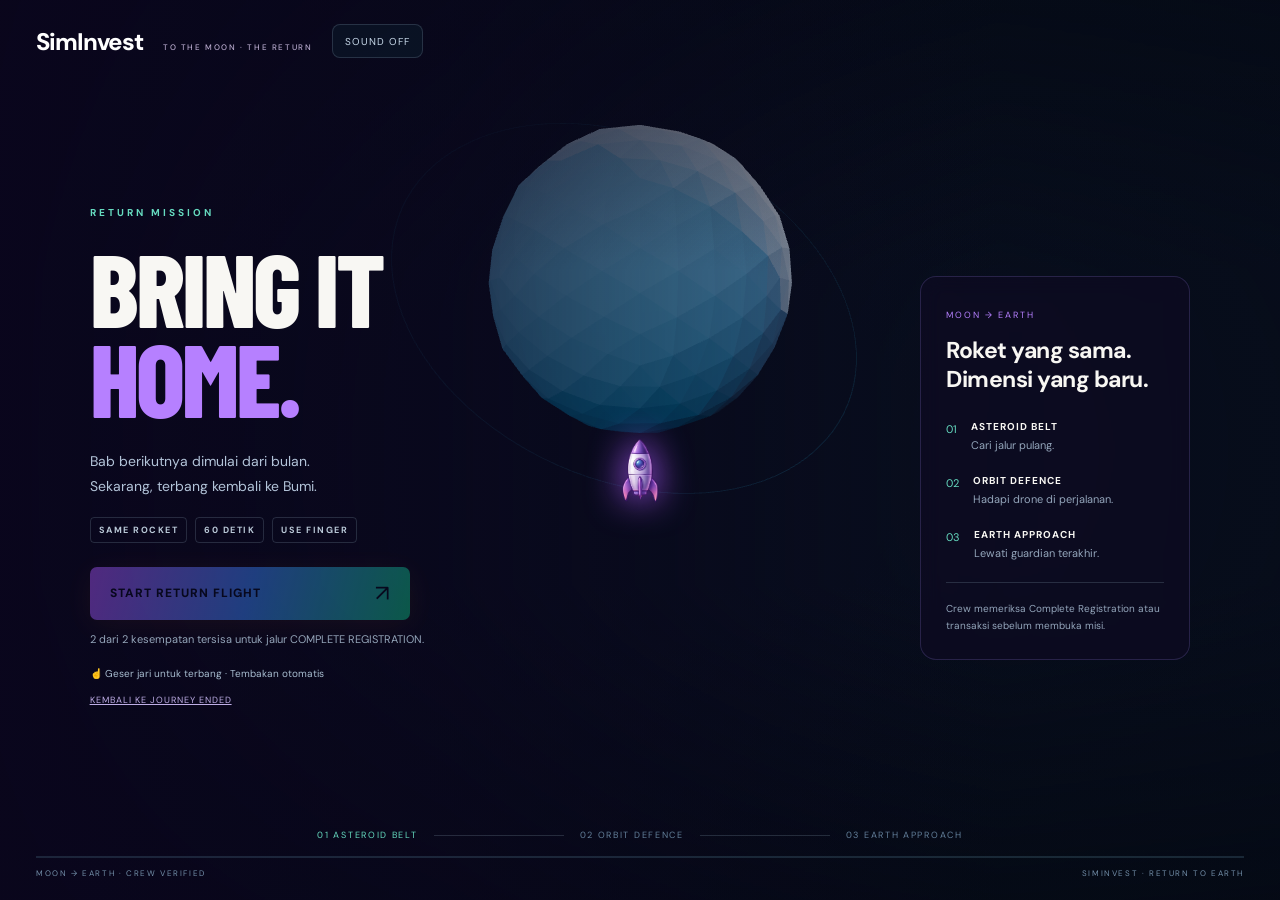
<file: dlc/index.html>
<!doctype html><html lang="id"><head><meta charset="utf-8"><meta name="viewport" content="width=device-width,initial-scale=1,viewport-fit=cover"><meta name="theme-color" content="#080717"><title>SimInvest — Return to Earth</title><link rel="stylesheet" href="base.css"><link rel="stylesheet" href="return.css"></head><body><main id="app">
<canvas id="space" aria-label="Roket SimInvest pulang dari bulan ke Bumi dalam 3D" tabindex="0"></canvas><div class="vignette" aria-hidden="true"></div>
<header class="topbar"><span class="return-brand">SimInvest <small>TO THE MOON · THE RETURN</small></span><span id="preview" class="preview" hidden>PREVIEW</span><button id="sound" class="icon-button" type="button" aria-pressed="false" aria-label="Aktifkan suara">SOUND OFF</button></header>
<section id="hud" class="hud" hidden aria-label="Status permainan"><div class="hud-cell"><span>RETURN SCORE</span><strong id="score">00000</strong></div><div class="hud-cell timer-cell"><span id="phaseLabel">01 / ASTEROID BELT</span><strong id="timer">60<span>s</span></strong></div><div class="hud-cell shield-cell"><span>SHIELD</span><strong id="shield" aria-label="3 shield tersisa">● ● ●</strong></div><button id="pause" type="button" class="icon-button" aria-label="Jeda permainan">Ⅱ</button></section>
<div id="bossHud" class="boss-hud" hidden><span>ORBITAL GUARDIAN</span><div class="boss-track"><div id="bossHealth"></div></div></div><div id="toast" class="toast" role="status" aria-live="polite"></div>
<img id="bridgeRocket" src="../assets/siminvest-rocket.png" alt="Roket ungu yang sama dengan game Galaga" hidden><div id="transitionCaption" hidden></div>
<section id="intro" class="intro overlay"><div class="intro-copy"><p id="trackLabel" class="eyebrow">RETURN MISSION</p><h1>BRING IT<br><span>HOME.</span></h1><p class="lead">Bab berikutnya dimulai dari bulan.<br>Sekarang, terbang kembali ke Bumi.</p><div class="mission-tags"><span>SAME ROCKET</span><span>60 DETIK</span><span>USE FINGER</span></div><button id="start" class="primary" type="button" disabled>MENUNGGU VERIFIKASI <span>↗</span></button><p id="attemptNote" class="small">Buka DLC melalui Journey Ended.</p><button id="resetIntro" hidden></button><p class="controls-hint">☝ Geser jari untuk terbang · Tembakan otomatis</p><button id="backIntro" type="button" class="secondary">KEMBALI KE JOURNEY ENDED</button></div><aside class="mission-card"><span class="card-number">MOON → EARTH</span><h2>Roket yang sama.<br>Dimensi yang baru.</h2><ol><li><span>01</span><div><b>ASTEROID BELT</b><small>Cari jalur pulang.</small></div></li><li><span>02</span><div><b>ORBIT DEFENCE</b><small>Hadapi drone di perjalanan.</small></div></li><li><span>03</span><div><b>EARTH APPROACH</b><small>Lewati guardian terakhir.</small></div></li></ol><p id="rewardReminder">Crew memeriksa Complete Registration atau transaksi sebelum membuka misi.</p></aside></section>
<section id="pauseScreen" class="center-overlay overlay" hidden><div class="panel"><p class="eyebrow">RETURN FLIGHT PAUSED</p><h2>Ambil napas.</h2><p>Waktu dan roket berhenti sampai kamu siap lanjut.</p><button id="resume" class="primary" type="button">LANJUT TERBANG <span>↗</span></button><button id="quit" class="secondary" type="button">AKHIRI RONDE</button><p class="small">Ronde yang sudah dimulai memakai 1 kesempatan.</p></div></section>
<section id="result" class="center-overlay overlay" hidden aria-labelledby="resultTitle"><div class="panel result-panel"><p class="eyebrow" id="resultEyebrow">RETURN FLIGHT COMPLETE</p><h2 id="resultTitle">Welcome home.</h2><p id="resultMessage"></p><div class="result-score"><span>YOUR RETURN SCORE</span><strong id="finalScore">0</strong></div><div class="stats"><div><strong id="dronesStat">0</strong><span>DRONE / ASTEROID</span></div><div><strong id="ringsStat">0</strong><span>ORBIT RINGS</span></div><div><strong id="bossStat">—</strong><span>GUARDIAN</span></div></div><p id="bestScore" class="small"></p><button id="retry" class="primary" type="button">COBA LAGI <span>↗</span></button><button id="reset" hidden></button><button id="backResult" class="secondary" type="button">KEMBALI KE JOURNEY ENDED</button><p class="result-boundary">Hadiah Complete Registration / transaksi mengikuti verifikasi crew dan stok. Skor DLC tidak mengurangi hak hadiahmu.</p></div></section>
<section id="errorScreen" class="center-overlay overlay" hidden><div class="panel"><p class="eyebrow">RETURN FLIGHT UNAVAILABLE</p><h2>Roket belum siap.</h2><p id="errorMessage">Arena 3D belum berhasil dimuat.</p><button id="reload" class="primary" type="button">COBA MUAT ULANG <span>↗</span></button><button id="backError" class="secondary" type="button">KEMBALI KE JOURNEY ENDED</button></div></section>
<footer id="flightFooter" class="flight-footer"><div class="timeline"><span id="stage1" class="active">01 ASTEROID BELT</span><i></i><span id="stage2">02 ORBIT DEFENCE</span><i></i><span id="stage3">03 EARTH APPROACH</span></div><div class="progress-track"><div id="progressFill"></div></div><div class="footer-meta"><span id="flightStatus">MOON → EARTH</span><span>SIMINVEST · RETURN TO EARTH</span></div></footer>
</main><script type="module" src="game.js"></script></body></html>
</file>
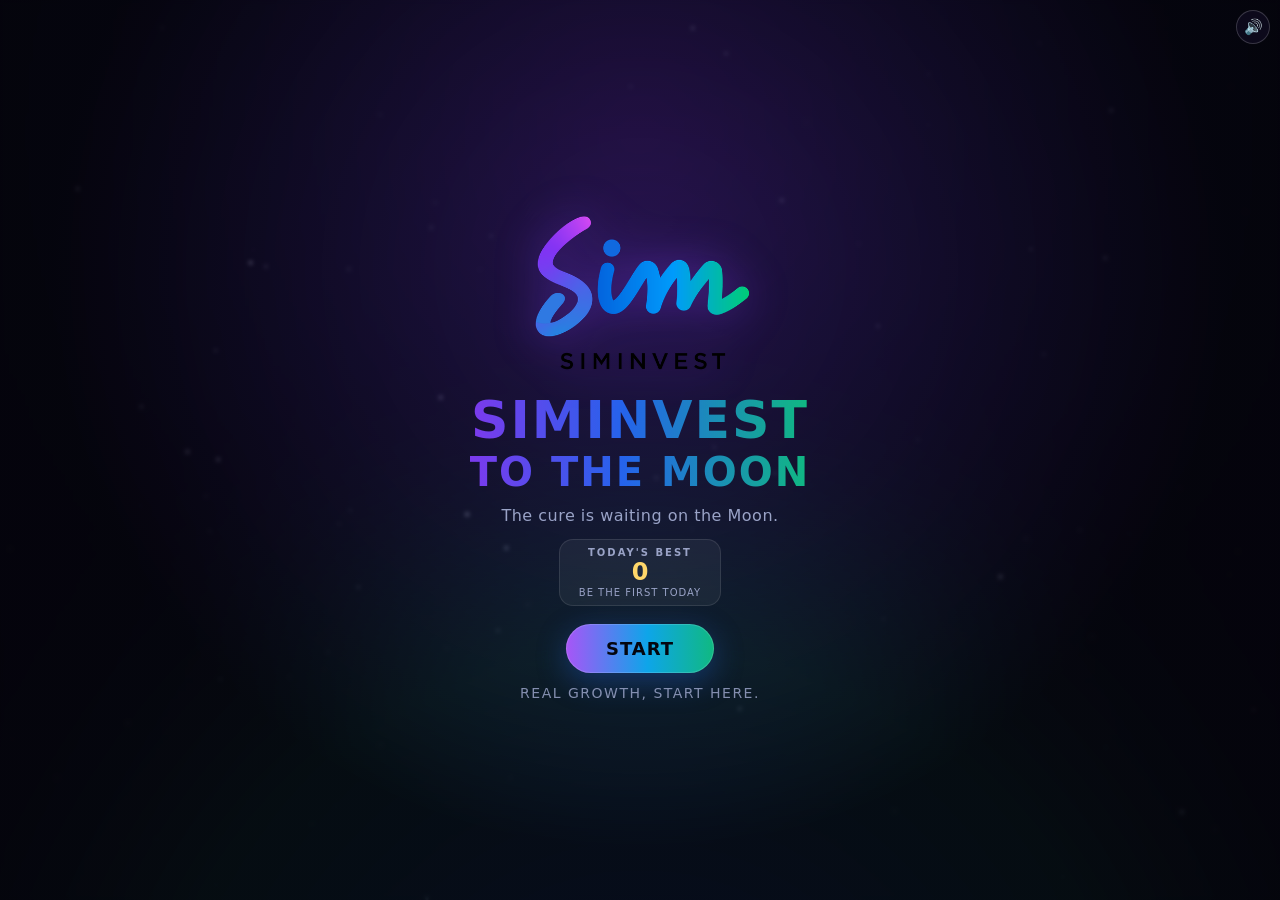
<file: siminvest-to-the-moon-v5-siminvest-rocket.html>
<!DOCTYPE html>
<html lang="en">
<head>
<meta charset="UTF-8">
<meta name="viewport" content="width=device-width, initial-scale=1, maximum-scale=1, user-scalable=no, viewport-fit=cover">
<title>SimInvest — To The Moon</title>
<style>
  :root{
    --purple:#7C3AED;
    --violet:#A855F7;
    --blue:#2563EB;
    --skyblue:#0EA5E9;
    --teal:#10B981;
    --bg0:#05040c;
    --bg1:#0a0818;
    --ink:#eef1ff;
    --dim:#9aa3c7;
    --danger:#ff4d6d;
    --gold:#ffd76a;
  }
  *{box-sizing:border-box; -webkit-tap-highlight-color:transparent;}
  html,body{
    margin:0; padding:0; width:100%; height:100%; overflow:hidden;
    background:var(--bg0);
    font-family: 'Segoe UI', system-ui, -apple-system, Arial, sans-serif;
    color:var(--ink);
    touch-action:none;
    overscroll-behavior:none;
    -webkit-user-select:none; user-select:none;
  }
  #stage{
    position:fixed; inset:0; width:100%; height:100%;
    display:flex; align-items:center; justify-content:center;
    background:radial-gradient(ellipse at 50% 20%, #150f2e 0%, #05040c 60%);
  }
  canvas{ display:block; background:transparent; touch-action:none; }

  .overlay{
    position:absolute; inset:0; display:flex; flex-direction:column;
    align-items:center; justify-content:center; text-align:center;
    padding:24px; gap:12px;
    background:radial-gradient(ellipse at 50% 30%, rgba(124,58,237,0.18), rgba(5,4,12,0.86) 65%);
    backdrop-filter: blur(2px);
    overflow-y:auto;
  }
  .hidden{ display:none !important; }

  .wordmark{
    font-weight:800; letter-spacing:2px;
    background:linear-gradient(90deg, var(--purple), var(--blue) 45%, var(--teal) 100%);
    -webkit-background-clip:text; background-clip:text; color:transparent;
    line-height:1;
  }
  .title-logo{ width:min(60vw,260px); height:auto; filter:drop-shadow(0 0 22px rgba(124,58,237,0.45)); margin-bottom:0px;}
  .t1{ font-size:clamp(30px,7vw,52px); }
  .t2{ font-size:clamp(22px,5.4vw,40px); margin-top:-6px; }
  .sub{ color:var(--dim); font-size:clamp(13px,2.6vw,16px); letter-spacing:0.5px; margin-top:2px;}
  .tagline{ color:var(--dim); font-size:clamp(11px,2.2vw,14px); letter-spacing:1.5px; text-transform:uppercase; opacity:0.85;}

  .todaysbest{
    display:flex; flex-direction:column; align-items:center; gap:0px; margin-top:2px;
    padding:8px 20px; border-radius:14px; background:rgba(255,255,255,0.05);
    box-shadow:0 0 0 1px rgba(255,255,255,0.1) inset;
  }
  .todaysbest .lbl{ font-size:10px; letter-spacing:2px; color:var(--dim); font-weight:700;}
  .todaysbest .val{ font-size:clamp(18px,4vw,24px); font-weight:800; color:var(--gold); }
  .todaysbest .cta{ font-size:10px; color:var(--dim); letter-spacing:1px; margin-top:1px;}

  .btn{
    appearance:none; border:none; cursor:pointer;
    font-family:inherit; font-weight:700; letter-spacing:1px;
    padding:14px 40px; border-radius:999px; font-size:clamp(15px,3vw,18px);
    color:#04060f; background:linear-gradient(90deg,var(--violet),var(--skyblue) 55%, var(--teal));
    box-shadow:0 0 0 1px rgba(255,255,255,0.15) inset, 0 8px 30px rgba(37,99,235,0.35);
    transition:transform .12s ease, box-shadow .12s ease;
    margin-top:6px;
  }
  .btn:active{ transform:scale(0.96); }

  .instr-list{ display:flex; flex-direction:column; gap:8px; margin:6px 0 2px; }
  .instr-row{ font-size:clamp(14px,3.4vw,20px); font-weight:600; letter-spacing:1px; color:var(--ink); }
  .instr-row b{ color:var(--skyblue); }
  .countdown{ font-size:clamp(48px,14vw,90px); font-weight:800; color:var(--ink); text-shadow:0 0 24px rgba(14,165,233,0.6); }

  #hud{
    position:absolute; top:0; left:0; right:0; padding:10px 14px;
    display:flex; justify-content:space-between; align-items:flex-start;
    font-size:13px; font-weight:700; letter-spacing:0.5px; pointer-events:none;
    z-index:5;
  }
  .hud-box{ display:flex; flex-direction:column; gap:2px; }
  .hud-label{ font-size:9px; color:var(--dim); letter-spacing:1.5px; font-weight:600;}
  .hud-value{ font-size:clamp(15px,3.4vw,20px); color:var(--ink); }
  .hud-right{ text-align:right; }
  #hudMid{ display:flex; gap:14px; align-items:flex-start; }

  #moonWrap{
    position:absolute; top:8px; left:50%; transform:translateX(-50%);
    width:min(46vw,220px); pointer-events:none; z-index:5; text-align:center;
  }
  #moonLabel{ font-size:9px; color:var(--dim); letter-spacing:2px; font-weight:700; margin-bottom:3px; display:flex; justify-content:space-between;}
  #moonBarOuter{ height:7px; border-radius:6px; background:rgba(255,255,255,0.12); overflow:hidden; box-shadow:0 0 0 1px rgba(255,255,255,0.08) inset;}
  #moonBarInner{ height:100%; width:0%; background:linear-gradient(90deg,var(--purple),var(--skyblue),var(--teal)); border-radius:6px; transition:width .15s linear;}

  #powerTag{
    position:absolute; bottom:14px; left:50%; transform:translateX(-50%);
    font-size:12px; font-weight:800; letter-spacing:1.5px; padding:6px 14px; border-radius:999px;
    background:rgba(10,8,24,0.6); box-shadow:0 0 0 1px rgba(255,255,255,0.18) inset; z-index:6;
    opacity:0; transition:opacity .2s ease; pointer-events:none;
  }
  #comboTag{
    position:absolute; top:34%; left:50%; transform:translate(-50%,-50%);
    font-size:clamp(18px,5vw,30px); font-weight:800; letter-spacing:1.5px; z-index:6;
    opacity:0; transition:opacity .15s ease, transform .15s ease; pointer-events:none; text-align:center;
    text-shadow:0 0 18px rgba(255,215,106,0.7);
  }
  #eventBanner{
    position:absolute; top:22%; left:50%; transform:translate(-50%,-50%);
    font-size:clamp(20px,5.4vw,34px); font-weight:800; letter-spacing:3px; z-index:6;
    opacity:0; transition:opacity .3s ease; pointer-events:none; text-align:center;
    color:var(--ink); text-shadow:0 0 22px rgba(14,165,233,0.7);
  }
  #nearMissTag{
    position:absolute; font-size:13px; font-weight:800; letter-spacing:1px; z-index:6;
    color:var(--gold); opacity:0; transition:opacity .2s ease, transform .5s ease; pointer-events:none;
    text-shadow:0 0 10px rgba(255,215,106,0.8);
  }

  #muteBtn{
    position:absolute; top:10px; right:10px; z-index:20;
    width:34px; height:34px; border-radius:50%; border:none; cursor:pointer;
    background:rgba(20,16,40,0.55); color:var(--ink); font-size:15px;
    box-shadow:0 0 0 1px rgba(255,255,255,0.18) inset;
  }

  .rotate-msg{
    position:absolute; inset:0; z-index:50; display:none;
    flex-direction:column; align-items:center; justify-content:center; gap:10px;
    background:var(--bg0); text-align:center; padding:30px;
  }
  .rotate-msg.show{ display:flex; }

  .breakdown{ display:flex; flex-direction:column; gap:3px; font-size:13px; color:var(--dim); min-width:220px; }
  .breakdown .row{ display:flex; justify-content:space-between; gap:24px; }
  .breakdown .row.total{ color:var(--ink); font-weight:800; border-top:1px solid rgba(255,255,255,0.15); padding-top:5px; margin-top:3px; font-size:15px;}
  .newhigh{ color:#ffd76a; font-weight:800; letter-spacing:1px; font-size:14px; text-shadow:0 0 14px rgba(255,215,106,0.6);}

  .board{ display:flex; gap:26px; margin-top:4px; flex-wrap:wrap; justify-content:center; }
  .board-col h3{ margin:0 0 6px; font-size:11px; letter-spacing:2px; color:var(--dim); font-weight:700;}
  .board-col ol{ list-style:none; margin:0; padding:0; min-width:170px; text-align:left; }
  .board-col li{ font-size:13px; padding:3px 0; display:flex; justify-content:space-between; color:var(--ink); }
  .board-col li span.rank{ color:var(--dim); width:20px; display:inline-block;}

  #nameOverlay input{
    font-family:inherit; font-size:16px; padding:10px 14px; border-radius:10px; border:none;
    text-align:center; letter-spacing:2px; text-transform:uppercase; width:200px;
    background:rgba(255,255,255,0.08); color:var(--ink); box-shadow:0 0 0 1.5px rgba(255,255,255,0.3) inset;
  }
  #nameOverlay input:focus{ outline:none; box-shadow:0 0 0 1.5px var(--skyblue) inset; }

  #noHitTag{position:absolute;top:44%;left:50%;transform:translate(-50%,-50%);font-size:clamp(16px,4vw,26px);font-weight:900;letter-spacing:1.8px;color:#f8fbff;opacity:0;transition:opacity .18s ease,transform .35s ease;text-shadow:0 0 18px rgba(255,215,106,.7);z-index:6;pointer-events:none;text-align:center;}
  #adminToast{
    position:absolute; bottom:10px; left:10px; z-index:40; font-size:11px; color:var(--dim);
    background:rgba(10,8,24,0.7); padding:5px 10px; border-radius:8px; opacity:0; transition:opacity .3s ease;
    pointer-events:none;
  }
</style>
</head>
<body>
<div id="stage">
  <canvas id="game"></canvas>

  <button id="muteBtn" aria-label="Mute">🔊</button>

  <!-- HUD -->
  <div id="hud" class="hidden">
    <div class="hud-box">
      <div class="hud-label">SCORE</div>
      <div class="hud-value" id="hudScore">0</div>
    </div>
    <div id="hudMid">
      <div class="hud-box">
        <div class="hud-label">WEAPON</div>
        <div class="hud-value" id="hudWeapon">LV.1</div>
      </div>
      <div class="hud-box" id="hudComboBox" style="opacity:0">
        <div class="hud-label">COMBO</div>
        <div class="hud-value" id="hudCombo">x1</div>
      </div>
      <div class="hud-box">
        <div class="hud-label">BOMB</div>
        <div class="hud-value" id="hudBomb">×0</div>
      </div>
    </div>
    <div class="hud-box hud-right">
      <div class="hud-label">HIGH SCORE</div>
      <div class="hud-value" id="hudHigh">0</div>
    </div>
  </div>
  <div id="moonWrap" class="hidden">
    <div id="moonLabel"><span>MOON DISTANCE</span><span id="moonPct">0%</span></div>
    <div id="moonBarOuter"><div id="moonBarInner"></div></div>
  </div>
  <div id="powerTag"></div>
  <div id="comboTag"></div>
  <div id="eventBanner"></div>
  <div id="nearMissTag">NEAR MISS +100</div>
  <div id="adminToast"></div>
  <div id="noHitTag"></div>
  <div id="pauseOverlay" class="overlay hidden" style="z-index:45; background:rgba(5,4,12,0.72);">
    <div class="wordmark t2" style="font-size:clamp(26px,6vw,40px)">PAUSED</div>
    <div class="sub">Resume the journey to continue.</div>
  </div>

  <!-- TITLE -->
  <div id="screenTitle" class="overlay">
    <img class="title-logo" id="titleLogo" alt="SimInvest" />
    <div class="wordmark t1">SIMINVEST</div>
    <div class="wordmark t2">TO THE MOON</div>
    <div class="sub">The cure is waiting on the Moon.</div>
    <div class="todaysbest" id="todaysBestBox">
      <div class="lbl">TODAY'S BEST</div>
      <div class="val" id="todaysBestVal">0</div>
      <div class="cta" id="todaysBestCta">BE THE FIRST TODAY</div>
    </div>
    <button class="btn" id="btnStart">START</button>
    <div class="tagline">Real Growth, Start Here.</div>
  </div>

  <!-- INSTRUCTIONS -->
  <div id="screenInstr" class="overlay hidden">
    <div class="instr-list">
      <div class="instr-row">SURVIVE THE JOURNEY</div>
      <div class="instr-row"><b>← ↑ ↓ →</b> MOVE</div>
      <div class="instr-row">AUTO FIRE</div>
      <div class="instr-row">DON'T GET HIT</div>
    <div class="sub" style="margin-top:4px;">Touch anywhere to maneuver on iPad.</div>
    </div>
    <div class="countdown" id="countdownText">3</div>
  </div>

  <!-- GAME OVER -->
  <div id="screenOver" class="overlay hidden">
    <div class="wordmark t2" style="font-size:clamp(24px,6vw,38px)">JOURNEY ENDED</div>
    <div class="breakdown" id="overBreakdown"></div>
    <div class="newhigh hidden" id="newHighTag">NEW HIGH SCORE</div>
    <button class="btn" id="btnAgain1">PLAY AGAIN</button>
    <div class="board">
      <div class="board-col">
        <h3>HIGH SCORE</h3>
        <ol id="boardScores"></ol>
      </div>
      <div class="board-col">
        <h3>MOON RUNNERS</h3>
        <ol id="boardMoon"></ol>
      </div>
    </div>
    <div class="tagline">Real Growth, Start Here.</div>
  </div>

  <!-- MOON SUCCESS -->
  <div id="screenMoon" class="overlay hidden">
    <div class="wordmark t1" style="font-size:clamp(26px,6.4vw,42px)">CURE ACQUIRED</div>
    <div class="wordmark t2" style="font-size:clamp(18px,4.4vw,28px)">YOU MADE IT TO THE MOON</div>
    <div class="breakdown" id="moonBreakdown"></div>
    <div class="tagline" style="margin-top:6px;">Real Growth, Start Here.</div>
    <button class="btn" id="btnAgain2">PLAY AGAIN</button>
    <div class="board">
      <div class="board-col">
        <h3>HIGH SCORE</h3>
        <ol id="boardScores2"></ol>
      </div>
      <div class="board-col">
        <h3>MOON RUNNERS</h3>
        <ol id="boardMoon2"></ol>
      </div>
    </div>
  </div>

  <!-- NAME ENTRY -->
  <div id="nameOverlay" class="overlay hidden">
    <div class="sub" id="nameOverlayTitle">ENTER YOUR NAME</div>
    <input id="nameInput" maxlength="10" placeholder="PLAYER" autocomplete="off" />
    <button class="btn" id="btnNameOk">CONFIRM</button>
  </div>

  <div class="rotate-msg" id="rotateMsg">
    <div class="wordmark t2" style="font-size:26px;">ROTATE YOUR DEVICE</div>
    <div class="sub">SimInvest — To The Moon plays best in landscape.</div>
  </div>
</div>

<script>
(function(){
"use strict";

/* ============ SETUP ============ */
const canvas = document.getElementById('game');
const ctx = canvas.getContext('2d');
  // Embedded SimInvest-branded rocket sprite (offline-ready).
  const ROCKET_SPRITE = new Image();
  ROCKET_SPRITE.src = '[data-uri]';

let W=0,H=0,DPR=1;
function resize(){
  DPR = Math.min(window.devicePixelRatio||1, 2);
  W = window.innerWidth; H = window.innerHeight;
  canvas.width = Math.floor(W*DPR); canvas.height = Math.floor(H*DPR);
  canvas.style.width = W+'px'; canvas.style.height = H+'px';
  ctx.setTransform(DPR,0,0,DPR,0,0);
  checkOrientation();
}
window.addEventListener('resize', resize);
window.addEventListener('orientationchange', ()=>setTimeout(resize,60));

const isTouch = ('ontouchstart' in window) || navigator.maxTouchPoints>0;

function checkOrientation(){
  const rotateMsg = document.getElementById('rotateMsg');
  if(isTouch && window.innerHeight > window.innerWidth && window.innerWidth < 700){
    rotateMsg.classList.add('show');
  } else {
    rotateMsg.classList.remove('show');
  }
}

/* ============ AUDIO (synth, no external files) ============ */
let audioCtx = null;
let muted = false;
function ensureAudio(){
  if(!audioCtx){
    try{ audioCtx = new (window.AudioContext||window.webkitAudioContext)(); }catch(e){}
  }
}
function tone(freq, dur, type, gainVal, glideTo){
  if(muted || !audioCtx) return;
  const t0 = audioCtx.currentTime;
  const osc = audioCtx.createOscillator();
  const g = audioCtx.createGain();
  osc.type = type||'sine';
  osc.frequency.setValueAtTime(freq, t0);
  if(glideTo) osc.frequency.exponentialRampToValueAtTime(Math.max(20,glideTo), t0+dur);
  g.gain.setValueAtTime(0.0001, t0);
  g.gain.exponentialRampToValueAtTime(gainVal||0.15, t0+0.02);
  g.gain.exponentialRampToValueAtTime(0.0001, t0+dur);
  osc.connect(g); g.connect(audioCtx.destination);
  osc.start(t0); osc.stop(t0+dur+0.02);
}
function noiseBurst(dur, gainVal, filterFreq){
  if(muted || !audioCtx) return;
  const t0 = audioCtx.currentTime;
  const bufSize = audioCtx.sampleRate*dur;
  const buf = audioCtx.createBuffer(1, bufSize, audioCtx.sampleRate);
  const data = buf.getChannelData(0);
  for(let i=0;i<bufSize;i++) data[i] = (Math.random()*2-1)*(1-i/bufSize);
  const src = audioCtx.createBufferSource(); src.buffer = buf;
  const filt = audioCtx.createBiquadFilter(); filt.type='bandpass'; filt.frequency.value = filterFreq||1200;
  const g = audioCtx.createGain(); g.gain.setValueAtTime(gainVal||0.2, t0); g.gain.exponentialRampToValueAtTime(0.0001, t0+dur);
  src.connect(filt); filt.connect(g); g.connect(audioCtx.destination);
  src.start(t0);
}
const SFX = {
  shot(){ tone(720,0.06,'square',0.045,520); },
  hitAsteroid(){ noiseBurst(0.18,0.22,900); },
  hitSatellite(){ noiseBurst(0.16,0.2,1600); tone(300,0.1,'triangle',0.08,150); },
  power(){ tone(500,0.09,'sine',0.14,900); setTimeout(()=>tone(900,0.1,'sine',0.12,1300),70); },
  weaponUp(){ [520,720,960].forEach((f,i)=>setTimeout(()=>tone(f,0.12,'square',0.1),i*70)); },
  shield(){ tone(220,0.25,'sawtooth',0.1,440); },
  explosion(){ noiseBurst(0.4,0.3,300); tone(120,0.35,'sine',0.15,40); },
  bigExplosion(){ noiseBurst(0.6,0.35,220); tone(90,0.5,'sine',0.2,30); },
  moon(){ [660,880,1100,1320].forEach((f,i)=>setTimeout(()=>tone(f,0.3,'triangle',0.16),i*140)); },
  cure(){ tone(1200,0.5,'sine',0.15,1800); },
  combo(){ tone(880,0.08,'square',0.09,1200); },
  nearmiss(){ tone(340,0.07,'triangle',0.08,220); },
  finalApproach(){ [180,240,320].forEach((f,i)=>setTimeout(()=>tone(f,0.4,'sawtooth',0.1),i*180)); },
  bomb(){ noiseBurst(0.45,0.34,180); tone(120,0.45,'sine',0.2,35); tone(440,0.12,'square',0.12,90); }
};
document.getElementById('muteBtn').addEventListener('click', ()=>{
  muted = !muted;
  document.getElementById('muteBtn').textContent = muted ? '🔇' : '🔊';
});

/* ============ STATE ============ */
const STATE = { TITLE:'title', INSTR:'instr', COUNTDOWN:'countdown', PLAYING:'playing', GAMEOVER:'gameover', MOONSUCCESS:'moonsuccess', CINEMATIC:'cinematic' };
let state = STATE.TITLE;

const COLORS = { purple:'#7C3AED', violet:'#A855F7', blue:'#2563EB', sky:'#0EA5E9', teal:'#10B981' };

/* ============ INPUT ============ */
// Multiple keyboard schemes: Arrow keys, WASD, J/L
const input = { left:false, right:false, up:false, down:false };
window.addEventListener('keydown', e=>{
  if(e.code==='ArrowLeft'||e.code==='KeyA'||e.code==='KeyJ') input.left = true;
  if(e.code==='ArrowRight'||e.code==='KeyD'||e.code==='KeyL') input.right = true;
  if(e.code==='ArrowUp'||e.code==='KeyW'||e.code==='KeyI') input.up = true;
  if(e.code==='ArrowDown'||e.code==='KeyS'||e.code==='KeyK') input.down = true;
  if(e.code==='Space' && state===STATE.TITLE) startFlow();
  if(e.ctrlKey && e.shiftKey && e.altKey && e.code==='KeyR'){ clearTimeout(window.__adminResetHold); window.__adminResetHold=setTimeout(()=>{ lsSet(scoreKey(),[]); lsSet(moonKey(),[]); refreshTitleBest(); flashAdminToast('Daily records reset'); },1000); }
});
window.addEventListener('keyup', e=>{
  if(e.code==='KeyR') clearTimeout(window.__adminResetHold);
  if(e.code==='ArrowLeft'||e.code==='KeyA'||e.code==='KeyJ') input.left = false;
  if(e.code==='ArrowRight'||e.code==='KeyD'||e.code==='KeyL') input.right = false;
  if(e.code==='ArrowUp'||e.code==='KeyW'||e.code==='KeyI') input.up = false;
  if(e.code==='ArrowDown'||e.code==='KeyS'||e.code==='KeyK') input.down = false;
});
function flashAdminToast(msg){
  const el = document.getElementById('adminToast');
  el.textContent = msg; el.style.opacity='1';
  setTimeout(()=>{ el.style.opacity='0'; }, 1400);
}

// Full-screen Fruit-Ninja-style touch: rocket follows finger position in BOTH axes.
let touchTargetX = null, touchTargetY = null;
function handleTouch(e){
  if(state!==STATE.PLAYING) return;
  e.preventDefault();
  const t = e.touches && e.touches[0] ? e.touches[0] : e;
  touchTargetX = t.clientX;
  touchTargetY = t.clientY;
}
canvas.addEventListener('touchstart', handleTouch, {passive:false});
canvas.addEventListener('touchmove', handleTouch, {passive:false});
canvas.addEventListener('touchend', e=>{ e.preventDefault(); touchTargetX=null; touchTargetY=null; }, {passive:false});
canvas.addEventListener('touchcancel', e=>{ e.preventDefault(); touchTargetX=null; touchTargetY=null; }, {passive:false});
document.getElementById('stage').addEventListener('touchmove', e=>{ e.preventDefault(); }, {passive:false});

function setGamePaused(v){ if(state!==STATE.PLAYING) return; gamePaused=v; if(v){input.left=false;input.right=false;} }
document.addEventListener('visibilitychange',()=>setGamePaused(document.visibilityState!=='visible'));
window.addEventListener('blur',()=>setGamePaused(true));
window.addEventListener('focus',()=>setGamePaused(false));

/* ============ LOCAL STORAGE LEADERBOARD ============ */
function todayKey(){
  const d = new Date();
  return d.getFullYear()+'-'+String(d.getMonth()+1).padStart(2,'0')+'-'+String(d.getDate()).padStart(2,'0');
}
function lsGet(key, fallback){
  try{ const v = JSON.parse(localStorage.getItem(key)); return v||fallback; }catch(e){ return fallback; }
}
function lsSet(key,val){ try{ localStorage.setItem(key, JSON.stringify(val)); }catch(e){} }
function scoreKey(){ return 'simoon_scores_'+todayKey(); }
function moonKey(){ return 'simoon_moonrunners_'+todayKey(); }

function getScores(){ return lsGet(scoreKey(), []); }
function getMoonRunners(){ return lsGet(moonKey(), []); }
function addScore(name, score){
  const list = getScores();
  list.push({name:name||'PLAYER', score});
  list.sort((a,b)=>b.score-a.score);
  lsSet(scoreKey(), list.slice(0,10));
  return list.slice(0,10);
}
function addMoonRunner(name){
  const list = getMoonRunners();
  list.push(name||'PLAYER');
  lsSet(moonKey(), list.slice(0,10));
  return list.slice(0,10);
}
function getHigh(){
  const list = getScores();
  return list.length? list[0].score : 0;
}
function renderBoard(ol, list, isMoon){
  ol.innerHTML='';
  for(let i=0;i<Math.min(Math.max(list.length,3),5);i++){
    const li = document.createElement('li');
    if(isMoon){
      li.innerHTML = `<span class="rank">${i+1}.</span><span>${list[i]||'—'}</span>`;
    } else {
      const e = list[i];
      li.innerHTML = `<span class="rank">${i+1}.</span><span>${e?e.name:'—'}</span><span>${e?e.score.toLocaleString():''}</span>`;
    }
    ol.appendChild(li);
  }
}
function refreshTitleBest(){
  const high = getHigh();
  document.getElementById('todaysBestVal').textContent = high.toLocaleString();
  document.getElementById('todaysBestCta').textContent = high>0 ? 'CAN YOU BEAT IT?' : 'BE THE FIRST TODAY';
}

/* ============ GAME OBJECTS ============ */
let player, projectiles, asteroids, satellites, particles, powerups, bombBlasts;
let elapsed=0, lastTime=0, spawnAsteroidTimer=0, spawnSatTimer=0, spawnPowerTimer=0, fireTimer=0;
let score=0, sDistance=0, sAsteroids=0, sSatellites=0, sPowerups=0, sMoonBonus=0, sComboBonus=0, sNearMiss=0, sNoHit=0, bombs=0;
let scoreMultiplierEnd=0, shieldEnd=0, turboEnd=0, moonBuffEnd=0, overdriveEnd=0;
let weaponLevel=1;
let combo=0, comboTimer=0, comboMultiplier=1;
let noHitElapsed=0, noHitMilestones=new Set();
let megaSpawned=false, finalApproachTriggered=false, bestChaseTriggered=false;
let shakeMag=0;
let eventState=null, eventCooldown=10;
let cinematicT=0, curePlayed=false;
let gamePaused=false;
const TOTAL_TIME = 82; // seconds of ideal survival to reach 100% Moon progress (density scaling, not raw speed, is what makes this hard)

function resetGame(){
  player = { x: W/2, y: H*0.78, w: Math.min(72, W*0.12), h: Math.min(92, W*0.18), vx:0, vy:0, alive:true, tilt:0, pitch:0 };
  projectiles = []; asteroids = []; satellites = []; particles = []; powerups = []; bombBlasts = [];
  elapsed=0; spawnAsteroidTimer=0; spawnSatTimer=1.5; spawnPowerTimer=6.5; fireTimer=0;
  score=0; sDistance=0; sAsteroids=0; sSatellites=0; sPowerups=0; sMoonBonus=0; sComboBonus=0; sNearMiss=0; sNoHit=0; bombs=0;
  scoreMultiplierEnd=0; shieldEnd=0; turboEnd=0; moonBuffEnd=0; overdriveEnd=0;
  weaponLevel=1; combo=0; comboTimer=0; comboMultiplier=1;
  noHitElapsed=0; noHitMilestones=new Set();
  megaSpawned=false; finalApproachTriggered=false; bestChaseTriggered=false; shakeMag=0;
  eventState=null; eventCooldown=10+Math.random()*4;
  cinematicT=0; curePlayed=false; touchTargetX=null; touchTargetY=null; gamePaused=false;
  updateNoHitHud();
  updateBombHud();
  bgStars = makeStars();
  updateWeaponHud();
  updateComboHud();
}

/* ============ BACKGROUND ============ */
function makeStars(){
  const arr=[];
  for(let i=0;i<90;i++){
    arr.push({x:Math.random(), y:Math.random(), s:Math.random()*1.8+0.4, sp:Math.random()*30+20, tw:Math.random()*Math.PI*2});
  }
  return arr;
}
let bgStars = makeStars();

function moonProgress(){ return Math.min(1, elapsed/TOTAL_TIME); }
function moonPct(){ return moonProgress()*100; }

// Phases keyed to Moon progression percentage (not raw obstacle speed) per design brief:
// 1 Earth Orbit 0-20% | 2 Deep Space 20-45% | 3 Asteroid Belt 45-70% | 4 Moon Approach 70-90% | 5 Final Approach 90-100%
function currentPhase(){
  const p = moonPct();
  if(p<20) return 1;
  if(p<45) return 2;
  if(p<70) return 3;
  if(p<90) return 4;
  return 5;
}

/* ============ FAIRNESS: guarantee a safe gap near spawn row ============ */
function hasSafeGap(candidateX, candidateHalfWidth){
  const minGap = player.w*2.4;
  const ranges = [];
  for(const a of asteroids){ if(a.y < 240) ranges.push([a.x-a.size-14, a.x+a.size+14]); }
  for(const s of satellites){ if(s.y < 240) ranges.push([s.x-s.w/2-14, s.x+s.w/2+14]); }
  ranges.push([candidateX-candidateHalfWidth-10, candidateX+candidateHalfWidth+10]);
  ranges.sort((a,b)=>a[0]-b[0]);
  let cursor = 0, maxGap = 0;
  for(const r of ranges){
    const start = Math.max(0,r[0]);
    if(start > cursor) maxGap = Math.max(maxGap, start-cursor);
    cursor = Math.max(cursor, r[1]);
  }
  maxGap = Math.max(maxGap, W-cursor);
  return maxGap >= minGap;
}
function pickSafeX(halfWidth){
  for(let i=0;i<6;i++){
    const x = Math.random()*(W-halfWidth*2)+halfWidth;
    if(hasSafeGap(x, halfWidth)) return x;
  }
  return null; // no safe slot found this attempt -> caller should skip spawn
}

/* ============ SPAWNING ============ */
function eventSpawnMult(){
  if(!eventState) return {ast:1, sat:1};
  if(eventState.type==='storm') return {ast:2.3, sat:1};
  if(eventState.type==='debris') return {ast:0.8, sat:2.6};
  if(eventState.type==='clear') return {ast:0.45, sat:0.4};
  return {ast:1, sat:1};
}

function spawnAsteroid(){
  const phase = currentPhase();
  const big = phase>=3 && Math.random()<0.28;
  const size = big ? (Math.random()*20+28) : (Math.random()*13+11);
  const x = pickSafeX(size);
  if(x===null) return;
  const hp = big ? 2 : 1;
  let vx = (Math.random()-0.5) * (phase===1? 18 : phase===2? 50 : phase===3? 75 : phase===4? 100 : 125);
  let vy = (phase===1? 72: phase===2? 100 : phase===3? 128: phase===4? 155:180) + Math.random()*35;
  asteroids.push({x,y:-size, size, hp, maxHp:hp, vx, vy, rot:Math.random()*Math.PI*2, rotSpeed:(Math.random()-0.5)*2, flash:0, nearMissed:false});
}
function spawnAsteroidCluster(){
  const spread = W*0.42;
  const cx = pickSafeX(spread/2);
  if(cx===null) return;
  const n = 3+Math.floor(Math.random()*2);
  for(let i=0;i<n;i++){
    const size = Math.random()*9+10;
    asteroids.push({
      x: Math.max(size,Math.min(W-size, cx + (Math.random()-0.5)*spread)), y:-40-Math.random()*80, size, hp:1, maxHp:1,
      vx:(Math.random()-0.5)*55, vy:150+Math.random()*55, rot:Math.random()*Math.PI*2, rotSpeed:(Math.random()-0.5)*2, flash:0, nearMissed:false
    });
  }
}
function spawnMegaAsteroid(){
  const size = 68;
  const x = Math.max(size+10, Math.min(W-size-10, W/2 + (Math.random()-0.5)*W*0.3));
  asteroids.push({x,y:-size, size, hp:16, maxHp:16, vx:(Math.random()-0.5)*40, vy:62, rot:0, rotSpeed:0.3, flash:0, nearMissed:false, mega:true});
  showEventBanner('MEGA ASTEROID', COLORS.violet);
}
function spawnSatellite(){
  const phase = currentPhase();
  const w = 30, h=16;
  const x = pickSafeX(w);
  if(x===null) return;
  const vy = (phase===1?58:phase===2?82:phase===3?108:phase===4?130:150)+Math.random()*22;
  const amp = phase<=1? 18 : phase===2? 46 : phase===3? 75 : phase===4? 105 : 130;
  satellites.push({x, y:-h, w, h, vy, baseX:x, amp, freq:(Math.random()*1.2+0.6), t:Math.random()*10, rot:0, nearMissed:false});
}
function spawnPowerup(){
  const r = Math.random();
  let type;
  if(r<0.05) type='moon';
  else if(r<0.14) type='bomb';
  else if(r<0.40) type='weapon';
  else if(r<0.60) type='shield';
  else if(r<0.80) type='bull';
  else type='turbo';
  const size=24;
  powerups.push({x:Math.random()*(W-size*2)+size, y:-size, type, vy:90, rot:0});
}

/* ============ WEAPON PATTERN ============ */
function weaponAngles(level){
  switch(level){
    case 1: return [0];
    case 2: return [-9,0];
    case 3: return [-15,0,15];
    case 4: return [-22,-8,8,22];
    default: return [-28,-14,0,14,28];
  }
}

/* ============ COLLISION HELPERS ============ */
function rectCircleHit(px,py,pw,ph, cx,cy,cr){
  const nx = Math.max(px-pw/2, Math.min(cx, px+pw/2));
  const ny = Math.max(py-ph/2, Math.min(cy, py+ph/2));
  const dx = cx-nx, dy = cy-ny;
  return (dx*dx+dy*dy) < cr*cr;
}
function rectRectHit(ax,ay,aw,ah,bx,by,bw,bh){
  return Math.abs(ax-bx) < (aw+bw)/2 && Math.abs(ay-by) < (ah+bh)/2;
}
function dist2(x1,y1,x2,y2){ const dx=x1-x2,dy=y1-y2; return dx*dx+dy*dy; }

function addParticles(x,y,color,n,speed,life){
  for(let i=0;i<n;i++){
    const a = Math.random()*Math.PI*2;
    const sp = Math.random()*speed+speed*0.3;
    particles.push({x,y,vx:Math.cos(a)*sp, vy:Math.sin(a)*sp, life:life||0.5, maxLife:life||0.5, color, size:Math.random()*3+1.5});
  }
}

/* ============ COMBO ============ */
function registerKill(){
  combo++;
  comboTimer = 1.2;
  if(combo===2){ comboMultiplier=2; sComboBonus += 80; score += 80; showComboCallout('DOUBLE KILL +80'); }
  else if(combo===3){ comboMultiplier=3; sComboBonus += 140; score += 140; showComboCallout('TRIPLE KILL +140'); }
  else if(combo===5){ comboMultiplier=5; sComboBonus += 300; score += 300; showComboCallout('UNSTOPPABLE +300'); }
  else if(combo>5 && combo%5===0){ sComboBonus += 150; score += 150; showComboCallout('UNSTOPPABLE +150'); }
  updateComboHud();
  if(combo>=2) SFX.combo();
}
function showComboCallout(text){
  const el = document.getElementById('comboTag');
  el.textContent = text; el.style.color = combo>=5? COLORS.violet : COLORS.sky;
  el.style.opacity='1'; el.style.transform='translate(-50%,-56%)';
  clearTimeout(showComboCallout._t);
  showComboCallout._t = setTimeout(()=>{ el.style.opacity='0'; el.style.transform='translate(-50%,-50%)'; }, 700);
}
function updateComboHud(){
  const box = document.getElementById('hudComboBox');
  document.getElementById('hudCombo').textContent = 'x'+comboMultiplier;
  box.style.opacity = combo>=2 ? '1' : '0';
}
function updateWeaponHud(){
  document.getElementById('hudWeapon').textContent = 'LV.'+weaponLevel;
}
function updateBombHud(){
  const el=document.getElementById('hudBomb');
  if(el) el.textContent='×'+bombs;
}

/* ============ NEAR MISS ============ */
function tryNearMiss(obj, radius){
  if(obj.nearMissed) return;
  const d2 = dist2(player.x,player.y,obj.x,obj.y);
  const near = radius + 30;
  const collide = radius;
  if(d2 < near*near && d2 > collide*collide && Math.abs(obj.y-player.y) < player.h*1.4){
    obj.nearMissed=true;
    const bonus=obj.mega?250:100;
    sNearMiss += bonus; score += bonus;
    shakeMag=Math.max(shakeMag,4); SFX.nearmiss();
    flashNearMiss(obj.x,obj.y,bonus);
  }
}
function flashNearMiss(x,y,bonus=100){
  const el = document.getElementById('nearMissTag');
  el.textContent='NEAR MISS +'+fmt(bonus);
  el.style.left = x+'px'; el.style.top = (y-30)+'px';
  el.style.opacity='1'; el.style.transform='translateY(0px)';
  clearTimeout(flashNearMiss._t);
  requestAnimationFrame(()=>{ el.style.transform='translateY(-16px)'; });
  flashNearMiss._t = setTimeout(()=>{ el.style.opacity='0'; }, 550);
}

function resetNoHit(){ noHitElapsed=0; noHitMilestones=new Set(); }
function updateNoHitHud(){}
function awardNoHitMilestone(seconds,points){ if(noHitMilestones.has(seconds)) return; noHitMilestones.add(seconds); sNoHit+=points; score+=points; const el=document.getElementById('noHitTag'); el.textContent=seconds+' SEC NO HIT  +'+fmt(points); el.style.opacity='1'; el.style.transform='translate(-50%,-56%)'; clearTimeout(awardNoHitMilestone._t); awardNoHitMilestone._t=setTimeout(()=>{el.style.opacity='0';el.style.transform='translate(-50%,-50%)';},800); SFX.combo(); }

/* ============ DYNAMIC EVENTS ============ */
function showEventBanner(text, color){
  const el = document.getElementById('eventBanner');
  el.textContent = text; el.style.color = color || '#eef1ff';
  el.style.opacity='1';
  clearTimeout(showEventBanner._t);
  showEventBanner._t = setTimeout(()=>{ el.style.opacity='0'; }, 1500);
}
function updateEvents(dt){
  const p = moonPct();
  if(eventState){
    eventState.t -= dt;
    if(eventState.t<=0) eventState=null;
    return;
  }
  if(p<8 || p>88) return; // no random events during intro or final approach
  eventCooldown -= dt;
  if(eventCooldown<=0){
    eventCooldown = 13+Math.random()*7;
    const roll = Math.random();
    if(roll<0.35){ eventState={type:'storm', t:4.5}; showEventBanner('ASTEROID STORM', COLORS.violet); }
    else if(roll<0.65){ eventState={type:'debris', t:4.5}; showEventBanner('ORBITAL DEBRIS', COLORS.sky); }
    else { eventState={type:'clear', t:3.5}; showEventBanner('CLEAR SPACE', COLORS.teal); }
  }
}

/* ============ END / SCREENS ============ */
function fmt(n){ return Math.round(n).toLocaleString(); }

function endRun(reachedMoon){
  state = STATE.GAMEOVER;
  document.getElementById('hud').classList.add('hidden');
  document.getElementById('moonWrap').classList.add('hidden');
  if(reachedMoon){
    sMoonBonus = 25000;
    score += sMoonBonus;
  }
  showNameEntry(reachedMoon);
}
let pendingMoon=false;
function showNameEntry(reachedMoon){
  pendingMoon = reachedMoon;
  const overlay = document.getElementById('nameOverlay');
  document.getElementById('nameOverlayTitle').textContent = reachedMoon ? 'NAME YOUR MOON RUN' : 'ENTER YOUR NAME';
  document.getElementById('nameInput').value='';
  hideAllScreens();
  overlay.classList.remove('hidden');
  setTimeout(()=>document.getElementById('nameInput').focus(), 50);
}
function confirmName(){
  let name = (document.getElementById('nameInput').value||'PLAYER').toUpperCase().trim().slice(0,10);
  if(!name) name='PLAYER';
  const prevHigh = getHigh();
  const scores = addScore(name, Math.round(score));
  const isNewHigh = Math.round(score) >= prevHigh && Math.round(score) > 0;
  if(pendingMoon){
    const runners = addMoonRunner(name);
    showMoonScreen(scores, runners);
  } else {
    showOverScreen(scores, isNewHigh);
  }
  document.getElementById('nameOverlay').classList.add('hidden');
}
document.getElementById('btnNameOk').addEventListener('click', confirmName);
document.getElementById('nameInput').addEventListener('keydown', e=>{ if(e.key==='Enter') confirmName(); });

function showOverScreen(scores, isNewHigh){
  hideAllScreens();
  document.getElementById('screenOver').classList.remove('hidden');
  document.getElementById('overBreakdown').innerHTML = `
    <div class="row"><span>DISTANCE</span><span>+${fmt(sDistance)}</span></div>
    <div class="row"><span>ASTEROIDS</span><span>+${fmt(sAsteroids)}</span></div>
    <div class="row"><span>SATELLITES</span><span>+${fmt(sSatellites)}</span></div>
    <div class="row"><span>COMBO BONUS</span><span>+${fmt(sComboBonus)}</span></div>
    <div class="row"><span>NEAR MISS</span><span>+${fmt(sNearMiss)}</span></div>
    <div class="row"><span>POWER-UPS</span><span>+${fmt(sPowerups)}</span></div>
    <div class="row"><span>NO-HIT BONUS</span><span>+${fmt(sNoHit)}</span></div>
    <div class="row total"><span>TOTAL</span><span>${fmt(score)}</span></div>
  `;
  document.getElementById('newHighTag').classList.toggle('hidden', !isNewHigh);
  renderBoard(document.getElementById('boardScores'), scores, false);
  renderBoard(document.getElementById('boardMoon'), getMoonRunners(), true);
  refreshTitleBest();
}
function showMoonScreen(scores, runners){
  hideAllScreens();
  document.getElementById('screenMoon').classList.remove('hidden');
  document.getElementById('moonBreakdown').innerHTML = `
    <div class="row"><span>DISTANCE</span><span>${fmt(sDistance)}</span></div>
    <div class="row"><span>ASTEROIDS</span><span>+${fmt(sAsteroids)}</span></div>
    <div class="row"><span>SATELLITES</span><span>+${fmt(sSatellites)}</span></div>
    <div class="row"><span>POWER-UPS</span><span>+${fmt(sPowerups)}</span></div>
    <div class="row"><span>MOON BONUS</span><span>+${fmt(sMoonBonus)}</span></div>
    <div class="row total"><span>TOTAL</span><span>${fmt(score)}</span></div>
  `;
  renderBoard(document.getElementById('boardScores2'), scores, false);
  renderBoard(document.getElementById('boardMoon2'), runners, true);
  refreshTitleBest();
  SFX.cure();
}
function hideAllScreens(){
  ['screenTitle','screenInstr','screenOver','screenMoon','nameOverlay'].forEach(id=>{
    document.getElementById(id).classList.add('hidden');
  });
}

function killPlayer(){
  if(!player.alive) return;
  resetNoHit();
  player.alive=false;
  SFX.explosion();
  shakeMag = Math.max(shakeMag, 9);
  addParticles(player.x,player.y,'#ff8a65',26,180,0.7);
  addParticles(player.x,player.y,'#ffd76a',16,120,0.6);
  setTimeout(()=>{ if(state===STATE.PLAYING) endRun(false); }, 650);
}

function applyPowerup(type){
  const now = Date.now();
  showPowerTag(type);
  sPowerups += 60; score += 60;
  if(type==='shield'){ shieldEnd = now+3500; SFX.power(); }
  else if(type==='bull'){ scoreMultiplierEnd = now+5000; SFX.power(); }
  else if(type==='turbo'){ turboEnd = now+4000; SFX.power(); }
  else if(type==='weaponOverdrive'){ overdriveEnd = now+6000; SFX.weaponUp(); }
  else if(type==='weapon'){
    if(weaponLevel<5){ weaponLevel++; SFX.weaponUp(); }
    else { overdriveEnd=now+6000; showPowerTag('weaponOverdrive'); SFX.weaponUp(); }
    updateWeaponHud();
    updateWeaponHud();
  }
  else if(type==='moon'){
    shieldEnd = now+3000; scoreMultiplierEnd = now+6000; moonBuffEnd = now+5000; turboEnd = now+3000;
    addParticles(player.x,player.y,'#c9a3ff',24,160,0.8);
    SFX.power();
  }
}
let powerTagTimer=null;
function triggerBomb(){
  if(bombs<=0) return;
  bombs--;
  updateBombHud();
  SFX.bomb();
  shakeMag=Math.max(shakeMag,10);
  const cx=player.x, cy=Math.max(H*0.18, player.y-H*0.22), radius=Math.min(W,H)*0.32;
  bombBlasts.push({x:cx,y:cy,r:10,maxR:radius,life:0.55,maxLife:0.55});
  addParticles(cx,cy,'#ffe36b',36,240,0.65);
  addParticles(cx,cy,'#a855f7',24,190,0.55);
  let cleared=0;
  for(let i=asteroids.length-1;i>=0;i--){
    const a=asteroids[i];
    if(Math.hypot(a.x-cx,a.y-cy)<=radius){
      if(a.mega){
        a.hp=Math.max(0,a.hp-10); a.flash=1;
        addParticles(a.x,a.y,'#ffe08a',18,160,0.45);
        if(a.hp<=0){ sAsteroids+=5000; score+=5000; registerKill(); asteroids.splice(i,1); }
      } else {
        const pts=a.maxHp>1?180:90; sAsteroids+=pts; score+=pts; registerKill();
        addParticles(a.x,a.y,'#ffd76a',16,170,0.55);
        asteroids.splice(i,1);
      }
      cleared++;
    }
  }
  for(let i=satellites.length-1;i>=0;i--){
    const sat=satellites[i];
    if(Math.hypot(sat.x-cx,sat.y-cy)<=radius){
      sSatellites+=130; score+=130; registerKill();
      addParticles(sat.x,sat.y,'#7fe0c9',16,180,0.55);
      satellites.splice(i,1); cleared++;
    }
  }
  score += cleared*50;
  if(cleared>=2) showEventBanner(cleared+'× BLAST CLEAR', '#FFD76A');
}

function showPowerTag(type){
  const el = document.getElementById('powerTag');
  const map = {
    shield:['BLUE CHIP — SHIELD','#7fd8ff'], bull:['BULL RUN — 2× SCORE','#10B981'],
    turbo:['IPO BOOST — TURBO','#A855F7'], bomb:['MOON BLAST','#FFD76A'], moon:['TO THE MOON!','#ffd76a'],
    weapon: weaponLevel<5? ['WEAPON UPGRADE — LV.'+weaponLevel, '#0EA5E9'] : ['WEAPON OVERDRIVE', '#FFD76A'],
    weaponOverdrive:['WEAPON OVERDRIVE','#FFD76A']
  };
  const [txt,color] = map[type];
  el.textContent = txt; el.style.color = color; el.style.opacity='1';
  clearTimeout(powerTagTimer);
  powerTagTimer = setTimeout(()=>{ el.style.opacity='0'; }, 1600);
}

function gradColorAt(t){
  if(t<0.5) return lerpColor(COLORS.purple, COLORS.blue, t/0.5);
  return lerpColor(COLORS.blue, COLORS.teal, (t-0.5)/0.5);
}
function lerpColor(a,b,t){
  const ah=parseInt(a.slice(1),16), bh=parseInt(b.slice(1),16);
  const ar=(ah>>16)&255, ag=(ah>>8)&255, ab=ah&255;
  const br=(bh>>16)&255, bg=(bh>>8)&255, bb=bh&255;
  const r=Math.round(ar+(br-ar)*t), g=Math.round(ag+(bg-ag)*t), bl=Math.round(ab+(bb-ab)*t);
  return `rgb(${r},${g},${bl})`;
}

function updateHUD(){
  document.getElementById('hudScore').textContent = fmt(score);
  document.getElementById('hudHigh').textContent = fmt(Math.max(getHigh(), score));
  const pct = moonPct();
  document.getElementById('moonBarInner').style.width = pct+'%';
  document.getElementById('moonPct').textContent = Math.floor(pct)+'%';
}

/* ============ UPDATE ============ */
function update(dt){
  if(gamePaused && state===STATE.PLAYING) return;
  if(state!==STATE.PLAYING && state!==STATE.CINEMATIC) return;

  if(shakeMag>0.05) shakeMag *= Math.pow(0.02, dt); else shakeMag=0;

  if(state===STATE.CINEMATIC){
    updateCinematic(dt);
    return;
  }

  elapsed += dt;
  const now = Date.now();
  const shielded = now < shieldEnd;
  const turbo = now < turboEnd;
  const mult = (now < scoreMultiplierEnd ? 2 : 1) * comboMultiplier;

  // combo decay
  if(combo>0){
    comboTimer -= dt;
    if(comboTimer<=0){ combo=0; comboMultiplier=1; updateComboHud(); }
  }

  // player movement — full 2D maneuvering
  const marginX=player.w*0.55+8;
  const marginY=player.h*0.52+8;
  if(isTouch && touchTargetX!==null && touchTargetY!==null){
    const targetX=Math.max(marginX,Math.min(W-marginX,touchTargetX));
    const targetY=Math.max(marginY+10,Math.min(H-marginY-8,touchTargetY));
    const followSpeed=Math.min(1,dt*11);
    player.x += (targetX-player.x)*followSpeed;
    player.y += (targetY-player.y)*followSpeed;
    player.vx = (targetX-player.x);
    player.vy = (targetY-player.y);
  } else {
    const speed = (turbo? 680:480) * Math.max(0.8,Math.min(1.25,W/900));
    player.vx = (input.right?1:0) - (input.left?1:0);
    player.vy = (input.down?1:0) - (input.up?1:0);
    if(player.vx!==0 || player.vy!==0){
      const len=Math.hypot(player.vx,player.vy)||1;
      player.vx = player.vx/len*speed;
      player.vy = player.vy/len*speed;
    } else {
      player.vx*=0.82; player.vy*=0.82;
    }
    player.x += player.vx*dt; player.y += player.vy*dt;
  }
  player.x = Math.max(marginX, Math.min(W-marginX, player.x));
  player.y = Math.max(marginY, Math.min(H-marginY-6, player.y));
  player.tilt = Math.max(-0.5, Math.min(0.5, player.vx/900));
  player.pitch = Math.max(-0.4, Math.min(0.4, player.vy/900));

  if(Math.random()<0.8) addParticles(player.x, player.y+player.h*0.45, gradColorAt(0.5), 1, 30, 0.35);

  sDistance += 40*dt;
  score += 40*dt;
  noHitElapsed += dt;
  if(noHitElapsed>=10) awardNoHitMilestone(10,500);
  if(noHitElapsed>=20) awardNoHitMilestone(20,1000);
  if(noHitElapsed>=30) awardNoHitMilestone(30,2000);
  if(noHitElapsed>=45) awardNoHitMilestone(45,3000);
  if(noHitElapsed>=60) awardNoHitMilestone(60,5000);
  const highForChase=getHigh();
  if(!bestChaseTriggered && highForChase>0 && score>=highForChase*0.9){ bestChaseTriggered=true; showEventBanner('CLOSING IN','#FFD76A'); }

  // Final Approach trigger (progress >= 90%)
  if(!finalApproachTriggered && moonPct()>=90){
    finalApproachTriggered = true;
    showEventBanner('FINAL APPROACH', '#ffd76a');
    SFX.finalApproach();
    shakeMag = Math.max(shakeMag, 5);
  }
  // Mega asteroid trigger mid asteroid belt (~55%)
  if(!megaSpawned && moonPct()>=55 && currentPhase()===3){
    megaSpawned = true;
    spawnMegaAsteroid();
  }

  updateEvents(dt);

  // auto fire — pattern driven by weapon level
  const fireInterval = Math.max(0.12, 0.30 - (weaponLevel-1)*0.02) * (now<moonBuffEnd?0.6:1) * (now<overdriveEnd?0.58:1);
  fireTimer -= dt;
  if(fireTimer<=0){
    fireTimer = fireInterval;
    const angles = weaponAngles(weaponLevel).slice();
    if(now<moonBuffEnd){ angles.unshift(-34); angles.push(34); }
    for(const deg of angles){
      const rad = deg*Math.PI/180;
      projectiles.push({x:player.x+Math.sin(rad)*10, y:player.y-player.h*0.55, vx:Math.sin(rad)*300, vy:-660*Math.cos(rad), size: weaponLevel>=4?7:6});
    }
    SFX.shot();
  }

  // spawn logic scaled by phase + dynamic events
  const phase = currentPhase();
  const evMult = eventSpawnMult();
  const baseAstInterval = phase===1?1.3:phase===2?0.85:phase===3?0.6:phase===4?0.45:0.32;
  const baseSatInterval = phase===1?5.5:phase===2?3.2:phase===3?2.1:phase===4?1.5:1.05;
  const asteroidInterval = baseAstInterval/evMult.ast;
  const satInterval = baseSatInterval/evMult.sat;
  spawnAsteroidTimer -= dt;
  if(spawnAsteroidTimer<=0){
    spawnAsteroidTimer = asteroidInterval*(0.75+Math.random()*0.5);
    if(phase>=3 && Math.random()<0.3) spawnAsteroidCluster();
    else spawnAsteroid();
  }
  spawnSatTimer -= dt;
  if(spawnSatTimer<=0){
    spawnSatTimer = satInterval*(0.75+Math.random()*0.5);
    spawnSatellite();
  }
  spawnPowerTimer -= dt;
  if(spawnPowerTimer<=0){
    spawnPowerTimer = 8+Math.random()*5;
    spawnPowerup();
  }

  // update projectiles
  for(let i=projectiles.length-1;i>=0;i--){
    const p = projectiles[i];
    p.x += (p.vx||0)*dt; p.y += p.vy*dt;
    if(p.y< -20 || p.x<-20 || p.x>W+20) projectiles.splice(i,1);
  }

  // update asteroids
  for(let i=asteroids.length-1;i>=0;i--){
    const a = asteroids[i];
    a.x += a.vx*dt; a.y += a.vy*dt; a.rot += a.rotSpeed*dt;
    if(a.flash>0) a.flash -= dt*4;
    if(a.x<a.size) { a.x=a.size; a.vx*=-1; }
    if(a.x>W-a.size){ a.x=W-a.size; a.vx*=-1; }
    if(a.y > H+80){ asteroids.splice(i,1); continue; }
    for(let j=projectiles.length-1;j>=0;j--){
      const p = projectiles[j];
      if(rectCircleHit(p.x,p.y,7,18, a.x,a.y,a.size)){
        projectiles.splice(j,1);
        a.hp--; a.flash=1;
        addParticles(a.x,a.y,'#c9a24a',4,90,0.3);
        if(a.hp<=0){
          if(a.mega){
            SFX.bigExplosion();
            shakeMag = Math.max(shakeMag, 8);
            addParticles(a.x,a.y,'#e8b25a',34,190,0.7);
            addParticles(a.x,a.y,'#c9a3ff',18,150,0.6);
            sAsteroids += 5000; score += 5000;
            registerKill();
            asteroids.splice(i,1);
            showEventBanner('MOON APPROACH', COLORS.sky);
          } else {
            SFX.hitAsteroid();
            addParticles(a.x,a.y,'#e8b25a',12,140,0.5);
            const pts = a.maxHp>1? 180:90;
            sAsteroids += pts*mult; score += pts*mult;
            registerKill();
            asteroids.splice(i,1);
          }
        }
        break;
      }
    }
  }
  // vs player + near miss
  if(player.alive){
    for(let i=asteroids.length-1;i>=0;i--){
      const a = asteroids[i];
      if(rectCircleHit(player.x,player.y,player.w*0.55,player.h*0.7, a.x,a.y,a.size)){
        resetNoHit();
        if(shielded){
          addParticles(a.x,a.y,'#7fd8ff',10,120,0.4);
          if(!a.mega){ asteroids.splice(i,1); sAsteroids += 40; score += 40*mult; }
        } else {
          killPlayer();
        }
      } else {
        tryNearMiss(a, a.size);
      }
    }
  }

  // update satellites
  for(let i=satellites.length-1;i>=0;i--){
    const s = satellites[i];
    s.t += dt; s.y += s.vy*dt;
    s.x = s.baseX + Math.sin(s.t*s.freq)*s.amp;
    s.rot += dt*1.5;
    if(s.y> H+40){ satellites.splice(i,1); continue; }
    for(let j=projectiles.length-1;j>=0;j--){
      const p = projectiles[j];
      if(rectRectHit(p.x,p.y,9,18, s.x,s.y,s.w,s.h)){
        projectiles.splice(j,1);
        SFX.hitSatellite();
        addParticles(s.x,s.y,'#7fe0c9',12,130,0.5);
        sSatellites += 130*mult; score += 130*mult;
        registerKill();
        satellites.splice(i,1);
        break;
      }
    }
  }
  if(player.alive){
    for(let i=satellites.length-1;i>=0;i--){
      const s = satellites[i];
      if(rectRectHit(player.x,player.y,player.w*0.6,player.h*0.7, s.x,s.y,s.w,s.h)){
        resetNoHit();
        if(shielded){
          addParticles(s.x,s.y,'#7fd8ff',10,120,0.4);
          satellites.splice(i,1); sSatellites += 60; score += 60*mult;
        } else {
          killPlayer();
        }
      } else {
        tryNearMiss(s, Math.max(s.w,s.h)*0.6);
      }
    }
  }

  // powerups
  for(let i=powerups.length-1;i>=0;i--){
    const pu = powerups[i];
    pu.y += pu.vy*dt; pu.rot += dt*2;
    if(pu.y>H+30){ powerups.splice(i,1); continue; }
    if(rectCircleHit(player.x,player.y,player.w*0.7,player.h*0.9, pu.x,pu.y,16)){
      applyPowerup(pu.type);
      powerups.splice(i,1);
    }
  }

  // bomb blast visuals
  for(let i=bombBlasts.length-1;i>=0;i--){
    const b=bombBlasts[i]; b.life-=dt; b.r=Math.min(b.maxR,b.r+dt*b.maxR*4.2);
    if(b.life<=0) bombBlasts.splice(i,1);
  }

  // particles
  for(let i=particles.length-1;i>=0;i--){
    const p = particles[i];
    p.x += p.vx*dt; p.y += p.vy*dt; p.life -= dt;
    p.vx*=0.96; p.vy*=0.96;
    if(p.life<=0) particles.splice(i,1);
  }

  updateHUD();

  if(moonPct()>=100 && player.alive){
    beginCinematic();
  }
}

/* ============ CINEMATIC / MOON SUCCESS ============ */
function beginCinematic(){
  state=STATE.CINEMATIC; cinematicT=0; curePlayed=false; shieldEnd=Date.now()+999999; SFX.moon();
}
function updateCinematic(dt){
  cinematicT+=dt; const dur=3.6; const t=Math.min(1,cinematicT/dur); const ease=t*t*(3-2*t);
  player.x=W/2+(player.x-W/2)*(1-ease*0.72); player.y=H*0.8-ease*(H*0.5);
  for(let i=particles.length-1;i>=0;i--){ const p=particles[i]; p.x+=p.vx*dt; p.y+=p.vy*dt; p.life-=dt; if(p.life<=0) particles.splice(i,1); }
  if(Math.random()<0.9) addParticles(player.x,player.y+player.h*0.4,gradColorAt(0.5),1,22,0.4);
  if(cinematicT>1.25&&cinematicT<2.2&&Math.random()<0.45) addParticles(W/2,H*0.22,'#ffe08a',3,55,0.8);
  if(cinematicT>=2.15&&!curePlayed){ curePlayed=true; SFX.cure(); addParticles(W/2,H*0.22,'#ffe08a',36,170,0.9); addParticles(W/2,H*0.22,'#8fdfff',24,140,0.8); shakeMag=Math.max(shakeMag,6); }
  if(cinematicT>2.25&&cinematicT<2.95&&Math.random()<0.7){ const p=(cinematicT-2.25)/0.7; const sx=W/2,sy=H*0.22,tx=player.x,ty=player.y; addParticles(sx+(tx-sx)*p,sy+(ty-sy)*p,'#ffe08a',2,35,0.35); }
  if(t>=1&&cinematicT>dur+0.25) endRun(true);
}

/* ============ DRAW ============ */
function drawBackground(dt){
  ctx.fillStyle = '#05040c';
  ctx.fillRect(0,0,W,H);
  const g = ctx.createRadialGradient(W*0.5,H*0.15,10,W*0.5,H*0.15,W*0.8);
  g.addColorStop(0,'rgba(124,58,237,0.16)');
  g.addColorStop(0.5,'rgba(37,99,235,0.06)');
  g.addColorStop(1,'rgba(5,4,12,0)');
  ctx.fillStyle=g; ctx.fillRect(0,0,W,H);

  for(const s of bgStars){
    s.y += s.sp*dt/H;
    if(s.y>1) s.y=0;
    const alpha = 0.4+0.5*Math.sin(s.tw + elapsed*2);
    ctx.fillStyle = `rgba(220,225,255,${Math.max(0.15,alpha)})`;
    ctx.beginPath();
    ctx.arc(s.x*W, s.y*H, s.s, 0, Math.PI*2);
    ctx.fill();
  }

  // Earth: visible early, fades out by ~22% progress (Earth -> Space -> Moon read)
  const earthFade = Math.max(0, 1-moonProgress()/0.22);
  if(earthFade>0){
    const ex=W*0.5, ey=H+H*0.28, er=W*0.65;
    const eg = ctx.createRadialGradient(ex,ey,er*0.2,ex,ey,er);
    eg.addColorStop(0,'rgba(37,99,235,'+(0.55*earthFade)+')');
    eg.addColorStop(0.5,'rgba(16,185,129,'+(0.35*earthFade)+')');
    eg.addColorStop(1,'rgba(5,4,12,0)');
    ctx.fillStyle=eg;
    ctx.beginPath(); ctx.arc(ex,ey,er,0,Math.PI*2); ctx.fill();
  }

  // Moon: grows with progress, more detail near the end
  const mp = moonProgress();
  if(mp>0.02 || state===STATE.CINEMATIC){
    const growth = state===STATE.CINEMATIC ? 1 : mp*mp;
    const mr = 24 + growth*(state===STATE.CINEMATIC? W*0.95 : W*0.34);
    const mx = W*0.5, my = 56 - mp*16;
    ctx.save();
    ctx.shadowColor='rgba(200,210,255,'+(0.4+mp*0.3)+')'; ctx.shadowBlur=42;
    const mg = ctx.createRadialGradient(mx-mr*0.3,my-mr*0.3,mr*0.1, mx,my,mr);
    mg.addColorStop(0,'#f2f2f8'); mg.addColorStop(0.6,'#c9cbe0'); mg.addColorStop(1,'#8688a8');
    ctx.fillStyle=mg;
    ctx.beginPath(); ctx.arc(mx,my,mr,0,Math.PI*2); ctx.fill();
    ctx.restore();
    ctx.fillStyle='rgba(120,120,150,0.35)';
    [[0.3,0.35,0.12],[-0.25,0.1,0.08],[0.1,-0.3,0.1],[-0.35,-0.15,0.06]].forEach(([ox,oy,r])=>{
      ctx.beginPath(); ctx.arc(mx+ox*mr,my+oy*mr,r*mr,0,Math.PI*2); ctx.fill();
    });
    if(mp>0.85 || state===STATE.CINEMATIC){
      ctx.save();
      ctx.strokeStyle='rgba(127,224,201,0.55)'; ctx.lineWidth=2;
      ctx.shadowColor='rgba(127,224,201,0.6)'; ctx.shadowBlur=14;
      ctx.beginPath(); ctx.arc(mx,my+mr*0.35,mr*0.22,0,Math.PI*2); ctx.stroke();
      ctx.restore();
    }
  }
  if(state===STATE.PLAYING && moonPct()>=90){ const pulse=.5+.5*Math.sin(elapsed*4); const vg=ctx.createRadialGradient(W/2,H/2,Math.min(W,H)*.2,W/2,H/2,Math.max(W,H)*.72); vg.addColorStop(0,'rgba(255,215,106,0)'); vg.addColorStop(1,`rgba(124,58,237,${0.11+0.05*pulse})`); ctx.fillStyle=vg; ctx.fillRect(0,0,W,H); }
}

function drawRocket(){
  if(!player.alive && state!==STATE.CINEMATIC) return;
  const x=player.x,y=player.y;
  const now = Date.now();

  // The sprite is intentionally larger than the collision hitbox.
  // This makes the branded rocket highly visible without making the game unfair.
  const visualW = Math.min(118, Math.max(82, W*0.13));
  const visualH = visualW * 2.1625;
  const lvlBoost = (weaponLevel-1)*0.18;

  ctx.save();
  ctx.translate(x,y);
  ctx.rotate(player.tilt*0.55 + player.pitch*0.16);

  // Engine flame remains procedural so power-ups still visibly affect thrust.
  const flameLen = visualH*0.22 + lvlBoost*visualH*0.22 + Math.random()*7 + (now<turboEnd?18:0);
  const flameY = visualH*0.34;
  const fg = ctx.createLinearGradient(0,flameY,0,flameY+flameLen);
  fg.addColorStop(0,'rgba(255,255,255,0.98)');
  fg.addColorStop(0.22,'rgba(255,215,106,0.98)');
  fg.addColorStop(0.58,'rgba(255,110,40,0.9)');
  fg.addColorStop(1,'rgba(124,58,237,0)');
  ctx.fillStyle=fg;
  ctx.shadowColor='rgba(255,160,50,0.75)';
  ctx.shadowBlur=18;
  ctx.beginPath();
  ctx.moveTo(-visualW*0.10,flameY);
  ctx.lineTo(visualW*0.10,flameY);
  ctx.lineTo(0,flameY+flameLen);
  ctx.closePath();
  ctx.fill();
  ctx.shadowBlur=0;

  // Extra exhaust particles at higher weapon levels.
  if(weaponLevel>=5){
    for(let i=0;i<2;i++){
      addParticles(x+(Math.random()-0.5)*visualW*0.22, y+visualH*0.36,
        '#7fd8ff', 1, 40, 0.25);
    }
  }

  // Status rings stay around the branded rocket.
  if(now<shieldEnd){
    ctx.save();
    ctx.strokeStyle='rgba(127,216,255,0.85)';
    ctx.lineWidth=2.5;
    ctx.shadowColor='rgba(127,216,255,0.8)';
    ctx.shadowBlur=16;
    ctx.beginPath();
    ctx.arc(0,-visualH*0.04,Math.max(visualW,visualH)*0.43,0,Math.PI*2);
    ctx.stroke();
    ctx.restore();
  }
  if(now<overdriveEnd){
    ctx.save();
    ctx.shadowColor='rgba(255,215,106,0.95)';
    ctx.shadowBlur=28;
    ctx.strokeStyle='rgba(255,215,106,0.65)';
    ctx.lineWidth=2;
    ctx.beginPath();
    ctx.arc(0,-visualH*0.04,Math.max(visualW,visualH)*0.50,0,Math.PI*2);
    ctx.stroke();
    ctx.restore();
  }
  if(now<moonBuffEnd){
    ctx.save();
    ctx.shadowColor='rgba(200,160,255,0.9)';
    ctx.shadowBlur=26;
    ctx.strokeStyle='rgba(200,160,255,0.5)';
    ctx.lineWidth=1.5;
    ctx.beginPath();
    ctx.arc(0,-visualH*0.04,Math.max(visualW,visualH)*0.47,0,Math.PI*2);
    ctx.stroke();
    ctx.restore();
  }

  // Actual SimInvest-branded artwork.
  if(ROCKET_SPRITE.complete && ROCKET_SPRITE.naturalWidth){
    ctx.save();
    ctx.globalAlpha=1;
    ctx.shadowColor='rgba(37,99,235,0.30)';
    ctx.shadowBlur=10+lvlBoost*16;
    ctx.drawImage(
      ROCKET_SPRITE,
      -visualW/2,
      -visualH/2 - visualH*0.03,
      visualW,
      visualH
    );
    ctx.restore();
  } else {
    // Tiny fallback while the embedded sprite initializes.
    ctx.fillStyle=COLORS.violet;
    ctx.beginPath();
    ctx.moveTo(0,-visualH*0.5);
    ctx.lineTo(visualW*0.28,visualH*0.35);
    ctx.lineTo(-visualW*0.28,visualH*0.35);
    ctx.closePath();
    ctx.fill();
  }

  ctx.restore();
}

function drawAsteroid(a){
  ctx.save();
  ctx.translate(a.x,a.y); ctx.rotate(a.rot);
  const grad = ctx.createRadialGradient(-a.size*0.3,-a.size*0.3,a.size*0.1,0,0,a.size);
  if(a.mega){ grad.addColorStop(0,'#9a6a4c'); grad.addColorStop(1,'#3a2a1c'); }
  else { grad.addColorStop(0,'#8a7a5c'); grad.addColorStop(1,'#4a4030'); }
  ctx.fillStyle=grad;
  ctx.beginPath();
  const pts=a.mega?12:8;
  for(let i=0;i<pts;i++){
    const ang = (i/pts)*Math.PI*2;
    const r = a.size*(0.8+0.25*Math.sin(i*2.1+a.rot));
    const px=Math.cos(ang)*r, py=Math.sin(ang)*r;
    if(i===0) ctx.moveTo(px,py); else ctx.lineTo(px,py);
  }
  ctx.closePath(); ctx.fill();
  if(a.flash>0){
    ctx.globalAlpha = Math.max(0,a.flash);
    ctx.fillStyle='rgba(255,255,255,0.8)';
    ctx.fill();
    ctx.globalAlpha=1;
  }
  if(a.maxHp>1){
    const dmgRatio = 1-(a.hp/a.maxHp);
    if(dmgRatio>0){
      ctx.strokeStyle = a.mega? 'rgba(255,100,80,'+(0.35+dmgRatio*0.5)+')' : 'rgba(255,190,100,0.6)';
      ctx.lineWidth=a.mega?2.4:2;
      const cracks = a.mega? Math.floor(dmgRatio*6) : 1;
      for(let c=0;c<cracks;c++){
        ctx.beginPath();
        const ang = c*1.3+a.rot;
        ctx.moveTo(0,0);
        ctx.lineTo(Math.cos(ang)*a.size*0.8, Math.sin(ang)*a.size*0.8);
        ctx.stroke();
      }
      if(!a.mega){ ctx.beginPath(); ctx.arc(0,0,a.size,0,Math.PI*2); ctx.stroke(); }
    }
  }
  if(a.mega){
    ctx.strokeStyle='rgba(255,140,120,0.5)'; ctx.lineWidth=2;
    ctx.beginPath(); ctx.arc(0,0,a.size+4,0,Math.PI*2); ctx.stroke();
  }
  ctx.restore();
}

function drawSatellite(s){
  ctx.save();
  ctx.translate(s.x,s.y); ctx.rotate(s.rot*0.2);
  ctx.fillStyle='#3a4258';
  ctx.fillRect(-s.w/2,-s.h/2,s.w,s.h*0.5);
  ctx.fillStyle='#5b6b8c';
  ctx.fillRect(-s.w/2,-s.h*0.05,s.w,s.h*0.35);
  const panelGrad = ctx.createLinearGradient(-s.w,0,-s.w*0.5,0);
  panelGrad.addColorStop(0, COLORS.blue); panelGrad.addColorStop(1, COLORS.sky);
  ctx.fillStyle=panelGrad;
  ctx.fillRect(-s.w*1.3,-s.h*0.18,s.w*0.75,s.h*0.36);
  ctx.fillRect(s.w*0.55,-s.h*0.18,s.w*0.75,s.h*0.36);
  ctx.fillStyle='rgba(255,120,120,0.9)';
  ctx.beginPath(); ctx.arc(0,0,2.2,0,Math.PI*2); ctx.fill();
  ctx.restore();
}

function drawPowerup(pu){
  ctx.save();
  ctx.translate(pu.x,pu.y); ctx.rotate(pu.rot*0.4);
  const map = { shield:'#7fd8ff', bull:'#10B981', turbo:'#A855F7', moon:'#ffd76a', weapon:'#0EA5E9', bomb:'#FFD76A' };
  const color = map[pu.type];
  ctx.shadowColor=color; ctx.shadowBlur=18;
  ctx.strokeStyle=color; ctx.lineWidth=2.5;
  ctx.beginPath(); ctx.arc(0,0,17,0,Math.PI*2); ctx.stroke();
  ctx.fillStyle='rgba(10,8,24,0.6)'; ctx.beginPath(); ctx.arc(0,0,17,0,Math.PI*2); ctx.fill();
  ctx.shadowBlur=0;
  ctx.fillStyle=color; ctx.font='bold 12px Segoe UI, Arial';
  ctx.textAlign='center'; ctx.textBaseline='middle';
  const glyph = pu.type==='shield'?'S':pu.type==='bull'?'2×':pu.type==='turbo'?'T':pu.type==='weapon'?'W':pu.type==='bomb'?'B':'★';
  ctx.fillText(glyph,0,1);
  ctx.restore();
}

function drawCureCrystal(){
  const t=cinematicT; if(t<1.25) return; let alpha=1,x=W/2,y=H*0.22,scale=1;
  if(t<2.2){ const r=(t-1.25)/0.95; alpha=Math.min(1,r*1.5); scale=0.9+0.15*Math.sin(t*7); }
  else if(t<2.95){ const p=Math.min(1,(t-2.2)/0.75); const e=p*p*(3-2*p); x=W/2+(player.x-W/2)*e; y=H*0.22+(player.y-H*0.22)*e; scale=1-0.45*e; alpha=1-e*0.35; }
  else { alpha=Math.max(0,1-(t-2.95)*2.4); scale=0.55; }
  ctx.save(); ctx.globalAlpha=alpha; ctx.translate(x,y); ctx.rotate(Math.sin(t*2.4)*0.12); ctx.scale(scale,scale);
  const grad=ctx.createLinearGradient(0,-24,0,24); grad.addColorStop(0,COLORS.violet); grad.addColorStop(.48,COLORS.sky); grad.addColorStop(1,COLORS.teal);
  ctx.shadowColor='rgba(255,225,140,0.95)'; ctx.shadowBlur=30+Math.sin(t*5)*8; ctx.fillStyle=grad;
  ctx.beginPath(); ctx.moveTo(0,-24); ctx.lineTo(13,-4); ctx.lineTo(8,24); ctx.lineTo(-8,24); ctx.lineTo(-13,-4); ctx.closePath(); ctx.fill();
  ctx.strokeStyle='rgba(255,255,255,0.8)'; ctx.lineWidth=1.5; ctx.stroke(); ctx.restore();
}

function draw(dt){
  ctx.save();
  if(shakeMag>0.3){
    ctx.translate((Math.random()-0.5)*shakeMag, (Math.random()-0.5)*shakeMag);
  }
  drawBackground(dt);
  if(state===STATE.PLAYING || state===STATE.CINEMATIC){
    for(const a of asteroids) drawAsteroid(a);
    for(const s of satellites) drawSatellite(s);
    for(const pu of powerups) drawPowerup(pu);
    for(const b of bombBlasts){
      const a=Math.max(0,b.life/b.maxLife);
      ctx.save();
      ctx.globalAlpha=a*0.8;
      ctx.strokeStyle='#FFD76A'; ctx.lineWidth=5;
      ctx.shadowColor='#FFD76A'; ctx.shadowBlur=28;
      ctx.beginPath(); ctx.arc(b.x,b.y,b.r,0,Math.PI*2); ctx.stroke();
      ctx.globalAlpha=a*0.18; ctx.fillStyle='#FFD76A';
      ctx.beginPath(); ctx.arc(b.x,b.y,b.r*0.75,0,Math.PI*2); ctx.fill();
      ctx.restore();
    }
    for(const p of projectiles){
      ctx.save();
      const ang = Math.atan2(p.vy, p.vx||0.0001);
      const sz=p.size||6;
      ctx.translate(p.x,p.y); ctx.rotate(ang+Math.PI/2);
      const pg = ctx.createLinearGradient(0,-18,0,10);
      pg.addColorStop(0,'rgba(255,255,255,1)'); pg.addColorStop(0.35,'rgba(126,224,255,0.98)'); pg.addColorStop(1,'rgba(14,165,233,0.08)');
      ctx.fillStyle=pg; ctx.shadowColor='rgba(126,224,255,0.85)'; ctx.shadowBlur=14;
      ctx.fillRect(-sz/2,-18,sz,28);
      ctx.restore();
    }
    for(const p of particles){
      ctx.globalAlpha = Math.max(0,p.life/p.maxLife);
      ctx.fillStyle = p.color;
      ctx.beginPath(); ctx.arc(p.x,p.y,p.size,0,Math.PI*2); ctx.fill();
      ctx.globalAlpha=1;
    }
    if(state===STATE.CINEMATIC) drawCureCrystal();
    drawRocket();
  }
  ctx.restore();
  const pause=document.getElementById('pauseOverlay');
  if(gamePaused&&state===STATE.PLAYING) pause.classList.remove('hidden'); else pause.classList.add('hidden');
}

/* ============ MAIN LOOP ============ */
function loop(ts){
  if(!lastTime) lastTime = ts;
  let dt = (ts-lastTime)/1000;
  dt = Math.min(dt, 0.05);
  lastTime = ts;
  update(dt);
  draw(dt);
  requestAnimationFrame(loop);
}

/* ============ FLOW CONTROL ============ */
let countdownInterval=null;
function startFlow(){
  ensureAudio();
  if(audioCtx && audioCtx.state==='suspended') audioCtx.resume();
  hideAllScreens();
  document.getElementById('screenInstr').classList.remove('hidden');
  state = STATE.INSTR;
  let n=3;
  document.getElementById('countdownText').textContent = n;
  clearInterval(countdownInterval);
  countdownInterval = setInterval(()=>{
    n--;
    if(n<=0){
      clearInterval(countdownInterval);
      launchGame();
    } else {
      document.getElementById('countdownText').textContent = n;
    }
  },700);
}
function launchGame(){
  hideAllScreens();
  resetGame();
  gamePaused=false;
  state = STATE.PLAYING;
  document.getElementById('hud').classList.remove('hidden');
  document.getElementById('moonWrap').classList.remove('hidden');
}

document.getElementById('btnStart').addEventListener('click', startFlow);
document.getElementById('btnAgain1').addEventListener('click', startFlow);
document.getElementById('btnAgain2').addEventListener('click', startFlow);

/* ============ INIT ============ */
document.getElementById('titleLogo').src = "[data-uri]";
resize();
resetGame();
refreshTitleBest();
requestAnimationFrame(loop);

})();
</script>
</body>
</html>
</file>
<file: dlc/base.css>
@import url('https://fonts.googleapis.com/css2?family=Barlow+Condensed:wght@600;700;800;900&family=DM+Sans:wght@400;500;600;700&display=swap');
:root{color-scheme:dark;--orange:#ff7d3b;--mint:#85f4e0;--muted:#94a6bb;--line:rgba(173,202,223,.18)}
*{box-sizing:border-box}html,body{margin:0;width:100%;height:100%;overflow:hidden;background:#080d19;color:#f8f7f3;font-family:'DM Sans',Arial,sans-serif}button,a{-webkit-tap-highlight-color:transparent}button{font:inherit;cursor:pointer}button:focus-visible,a:focus-visible,canvas:focus-visible{outline:2px solid var(--mint);outline-offset:4px}button:disabled{cursor:default;opacity:.45}[hidden]{display:none!important}#app{height:100%;height:100dvh;position:relative;overflow:hidden;min-height:440px}#space{position:absolute;inset:0;display:block;width:100%;height:100%;touch-action:none}.vignette{pointer-events:none;position:absolute;inset:0;background:linear-gradient(180deg,rgba(4,9,19,.38),transparent 30%,transparent 65%,rgba(4,9,19,.6)),radial-gradient(ellipse at center,transparent 30%,rgba(4,9,19,.35))}.topbar{position:absolute;top:max(24px,env(safe-area-inset-top));left:36px;right:36px;z-index:6;display:flex;gap:20px;align-items:center}.brand{display:flex;gap:9px;align-items:center;text-decoration:none;color:white;font-size:24px;font-weight:700;letter-spacing:-1.2px}.brand-icon{display:grid;place-items:center;width:30px;height:30px;background:var(--orange);color:white;border-radius:9px;font-size:27px;line-height:1;letter-spacing:0}.brand-divider{height:21px;width:1px;background:var(--line);margin:0 9px}.game-label{font-size:10px;font-weight:600;letter-spacing:2px;color:#b7c1d2}.preview{margin-left:auto;color:var(--mint);font-size:9px;letter-spacing:1.5px;border:1px solid rgba(133,244,224,.3);border-radius:30px;padding:8px 11px}.icon-button{color:#c6d7e8;background:rgba(12,26,43,.6);border:1px solid var(--line);border-radius:8px;font-size:10px;letter-spacing:1px;min-width:42px;height:34px;padding:0 12px}.intro{position:absolute;inset:0;display:flex;justify-content:space-between;align-items:center;gap:32px;padding:104px 7vw 98px;background:linear-gradient(90deg,rgba(7,14,27,.91) 0%,rgba(7,14,27,.6) 32%,transparent 70%)}.intro-copy{max-width:530px}.eyebrow{font-size:10px;letter-spacing:3px;color:var(--mint);font-weight:700;display:flex;gap:9px;align-items:center}.eyebrow>span{width:6px;height:6px;border-radius:50%;background:var(--mint);box-shadow:0 0 15px var(--mint)}h1{position:relative;font-family:'Barlow Condensed',Impact,sans-serif;font-size:clamp(90px,12vw,176px);font-weight:800;line-height:.79;letter-spacing:-3px;margin:24px 0}h1>span{color:var(--orange)}h1>sup{font-size:19px;position:absolute;top:7px;letter-spacing:0;margin-left:16px;color:var(--mint);font-family:'DM Sans',Arial,sans-serif;font-weight:500;border:1px solid var(--mint);padding:5px;border-radius:4px}.lead{font-size:14px;color:#b3c4d9;line-height:1.8;margin:27px 0 18px}.mission-tags{display:flex;gap:8px;margin-bottom:24px}.mission-tags span{font-size:9px;font-weight:700;letter-spacing:1.5px;padding:6px 8px;border:1px solid var(--line);border-radius:4px;color:#bac9d8}.primary{display:flex;align-items:center;justify-content:space-between;gap:40px;width:100%;max-width:320px;min-height:52px;padding:15px 20px;background:var(--orange);color:#131823;border:0;border-radius:7px;font-size:12px;letter-spacing:1px;font-weight:800;box-shadow:0 5px 30px #ff7d3b24;transition:background .2s,transform .2s}.primary:hover:enabled{background:#ff9860;transform:translateY(-1px)}.primary span{font-size:23px;font-weight:400;line-height:1}.small{color:var(--muted);font-size:11px;line-height:1.6}.controls-hint{display:flex;align-items:center;gap:7px;font-size:10px;color:#a8bdd0;margin-top:18px}.finger{font-size:19px;color:var(--mint)}.mission-card{width:270px;margin-top:30px;padding:25px;background:rgba(10,23,41,.64);border:1px solid var(--line);border-radius:16px;backdrop-filter:blur(10px)}.card-number{font-size:9px;letter-spacing:2px;color:var(--orange)}.mission-card h2{font-size:23px;line-height:1.25;letter-spacing:-.5px;margin:13px 0 26px}.mission-card ol{list-style:none;margin:0;padding:0}.mission-card li{display:flex;gap:14px;margin:22px 0}.mission-card li>span{font-size:11px;color:var(--mint);margin-top:2px}.mission-card b{display:block;font-size:10px;letter-spacing:1px}.mission-card small{display:block;color:var(--muted);font-size:11px;margin-top:5px}.mission-card>p{border-top:1px solid var(--line);padding-top:17px;color:var(--muted);font-size:10px;line-height:1.7;margin-bottom:0}.flight-footer{position:absolute;bottom:max(22px,env(safe-area-inset-bottom));left:36px;right:36px;pointer-events:none}.timeline{display:flex;justify-content:center;align-items:center;gap:16px;font-size:9px;letter-spacing:1.7px;color:#64809b;margin-bottom:15px}.timeline i{height:1px;flex:1;max-width:130px;background:var(--line)}.timeline .active{color:var(--mint)}.progress-track{height:2px;background:rgba(126,189,211,.17);overflow:hidden}.progress-track>div{height:100%;width:0;background:var(--mint);box-shadow:0 0 10px var(--mint)}.footer-meta{display:flex;justify-content:space-between;color:#738fa9;font-size:8px;letter-spacing:1.6px;margin-top:10px}.hud{position:absolute;top:98px;left:36px;right:36px;z-index:4;display:flex;align-items:center;gap:36px;pointer-events:none}.hud-cell{min-width:120px}.hud-cell>span{display:block;color:#a3b6cb;font-size:9px;letter-spacing:2px;margin-bottom:6px}.hud-cell>strong{font-family:'Barlow Condensed',Impact,sans-serif;font-size:35px;font-weight:600;letter-spacing:2px}.timer-cell{margin:auto;text-align:center}.timer-cell>strong{color:var(--mint);font-size:40px}.timer-cell>strong>span{font-family:Arial,sans-serif;font-size:14px;letter-spacing:0}.shield-cell{text-align:right}.shield-cell>strong{color:var(--mint);font-size:21px;letter-spacing:6px}.hud .icon-button{pointer-events:auto}.boss-hud{position:absolute;top:185px;left:50%;width:270px;transform:translateX(-50%);z-index:4;text-align:center}.boss-hud>span{font-size:8px;letter-spacing:3px;color:#ffbb9a}.boss-track{height:3px;margin-top:8px;background:#342831}.boss-track>div{height:100%;width:100%;background:var(--orange)}.toast{position:absolute;left:50%;top:35%;transform:translateX(-50%);font-size:12px;letter-spacing:3px;color:white;opacity:0;text-align:center;pointer-events:none;transition:opacity .3s;z-index:4;text-shadow:0 0 30px #67e8dd;width:90%;font-weight:600}.toast.show{opacity:1}.center-overlay{position:absolute;inset:0;z-index:5;display:grid;place-items:center;padding:82px 20px 76px;background:rgba(5,11,23,.72);backdrop-filter:blur(7px)}.panel{width:min(420px,100%);max-height:100%;overflow:auto;padding:32px;background:rgba(13,27,45,.93);border:1px solid var(--line);border-radius:18px}.panel .eyebrow{justify-content:center;letter-spacing:2px}.panel h2{text-align:center;font-family:'Barlow Condensed',Impact,sans-serif;font-size:48px;letter-spacing:-1px;line-height:1.05;margin:17px 0}.panel>p{text-align:center;color:#9eafc2;font-size:12px;line-height:1.7}.panel .primary{max-width:none}.secondary{display:block;width:100%;background:transparent;color:#b9cadd;border:1px solid var(--line);border-radius:7px;padding:12px;font-size:10px;letter-spacing:1px;margin-top:12px}.result-score{text-align:center;padding:22px 0}.result-score>span{display:block;color:var(--mint);font-size:9px;letter-spacing:3px}.result-score>strong{font-family:'Barlow Condensed',Impact,sans-serif;display:block;font-size:70px;line-height:1.15;color:#fff}.stats{display:flex;justify-content:space-between;gap:10px;border-top:1px solid var(--line);border-bottom:1px solid var(--line);padding:17px 0}.stats>div{text-align:center;flex:1}.stats strong{font-size:20px;display:block;color:var(--mint)}.stats span{font-size:7px;letter-spacing:1px;display:block;color:#8fa5ba;margin-top:7px}.panel>.result-boundary{font-size:10px;margin-bottom:0}.running .vignette{background:linear-gradient(180deg,#050c2255,transparent 30%,transparent 65%,#050c2288)}.damage:after{content:'';position:absolute;inset:0;pointer-events:none;border:20px solid #ff6942;box-shadow:inset 0 0 80px #ff6942;opacity:.25;z-index:7}
@media(max-width:800px){.topbar{left:22px;right:22px}.game-label,.brand-divider{display:none}.intro{padding-left:7vw;padding-right:5vw}.mission-card{width:235px;padding:20px}.keyboard-hint{display:none}.hud{left:22px;right:22px;gap:15px}.hud-cell{min-width:75px}.flight-footer{left:22px;right:22px}.timeline{gap:8px;letter-spacing:.8px;font-size:8px}.timeline i{max-width:40px}}
@media(max-width:600px){.topbar{top:max(19px,env(safe-area-inset-top));left:18px;right:18px;gap:8px}.brand{font-size:21px}.brand-icon{width:26px;height:26px;font-size:23px}.preview{font-size:7px;letter-spacing:.7px;padding:6px}.topbar .icon-button{font-size:8px;padding:0 8px;height:29px;letter-spacing:.2px}.intro{align-items:flex-start;padding:115px 25px 90px;background:linear-gradient(90deg,rgba(6,14,29,.87),rgba(6,14,29,.14))}.intro-copy{max-width:100%}h1{font-size:116px;line-height:.8;letter-spacing:-2px;margin:22px 0}.lead{font-size:12px;margin:24px 0 16px}.mission-tags{margin-bottom:20px}.primary{max-width:300px}.mission-card{display:none}.controls-hint{font-size:10px;margin-top:14px}.hud{top:80px;left:18px;right:18px;gap:8px}.hud-cell{min-width:65px}.hud-cell>span{font-size:8px;letter-spacing:1px}.hud-cell>strong{font-size:29px}.timer-cell>strong{font-size:34px}.shield-cell>strong{font-size:17px;letter-spacing:3px}.hud .icon-button{padding:0 8px;min-width:31px}.boss-hud{top:163px;width:220px}.timeline{font-size:6.8px;gap:5px;letter-spacing:.5px;justify-content:space-between}.timeline i{max-width:15px}.footer-meta{font-size:6.5px;letter-spacing:.7px}.flight-footer{left:18px;right:18px}.panel{padding:24px}.panel h2{font-size:42px}.result-score{padding:16px 0}.result-score>strong{font-size:60px}.center-overlay{padding:73px 18px 70px}}
@media(max-height:650px){.intro{padding-top:85px;padding-bottom:65px}h1{font-size:95px;margin:15px 0}.lead{margin:17px 0 12px}.mission-tags{margin-bottom:12px}.controls-hint{margin-top:10px}.intro .small{margin:8px 0}.mission-card{padding:18px;margin-top:0}.mission-card h2{margin:10px 0 15px}.mission-card li{margin:15px 0}.panel{padding:20px}.panel h2{font-size:34px;margin:12px 0}.result-score{padding:8px 0}.result-score>strong{font-size:45px}.stats{padding:10px 0}.result-panel .small{margin:8px 0}.result-boundary{line-height:1.4!important}.flight-footer{bottom:15px}.timeline{margin-bottom:10px}}
@media(min-width:601px) and (max-height:760px){.intro{padding-top:94px;padding-bottom:85px}h1{font-size:118px;margin:18px 0}.lead{margin:20px 0 14px}.mission-tags{margin-bottom:18px}.controls-hint{margin-top:12px}}
@media(max-height:760px){.result-panel{padding:22px}.result-panel h2{font-size:37px;margin:12px 0}.result-panel .result-score{padding:10px 0}.result-panel .result-score>strong{font-size:52px}.result-panel .stats{padding:12px 0}.result-panel>.small{margin:8px 0}.result-panel>.result-boundary{font-size:9px;line-height:1.5}}
@media(prefers-reduced-motion:reduce){.primary,.toast{transition:none}}
@media(max-height:500px){#app{min-height:0}.topbar{top:12px}.intro{padding:65px 6vw 56px;align-items:center}.intro .eyebrow{margin:0 0 10px}h1{font-size:62px;line-height:.9;margin:10px 0}h1 br{display:none}h1>span{margin-left:8px}h1>sup{font-size:12px;top:2px}.lead{font-size:10px;margin:12px 0}.mission-tags{margin-bottom:10px}.mission-card{display:none}.primary{min-height:40px;padding:10px 15px}.controls-hint{margin:7px 0 0;font-size:9px}.intro .small{font-size:9px;margin:6px 0}.hud{top:62px}.boss-hud{top:130px}.timeline{margin-bottom:7px}.footer-meta{margin-top:6px}.flight-footer{bottom:10px}.center-overlay{padding-top:57px;padding-bottom:53px}.result-panel{padding:16px}.result-panel .eyebrow,.result-panel>p{margin:5px 0;font-size:9px}.result-panel h2{font-size:28px;margin:7px 0}.result-panel .result-score{padding:4px 0}.result-panel .result-score>strong{font-size:32px}.result-panel .stats{padding:7px 0}.result-panel .stats strong{font-size:15px}.result-panel .stats span{font-size:6px}.result-panel .secondary{padding:8px;margin-top:7px}}
</file>
<file: dlc/return.css>
:root{--orange:#b680ff;--mint:#66dbc0}html,body{background:#080717}.return-brand{font-size:24px;font-weight:800;letter-spacing:-1px;color:white}.return-brand small{display:inline-block;margin-left:15px;font-size:8px;letter-spacing:1.6px;color:#b8aacd;font-weight:500}.intro{background:linear-gradient(90deg,rgba(10,6,29,.94),rgba(10,6,29,.65) 35%,transparent 78%)}h1{font-size:clamp(80px,8vw,126px);line-height:.87}h1>span{color:#b680ff}.intro-copy{max-width:440px}.primary{background:linear-gradient(105deg,#a855f7,#3b82f6,#10b981);color:#070a20}.primary:hover:enabled{background:linear-gradient(105deg,#b875f9,#6398f0,#39c6a1)}.mission-card{border-color:#a78bfa30;background:#100b2399}.intro-copy>.secondary{max-width:320px;font-size:9px;border:0;text-align:left;padding:4px 0;margin-top:10px;text-decoration:underline;color:#bfaee6}#bridgeRocket{position:absolute;left:50%;top:60%;height:64px;width:auto;transform:translate(-50%,-50%);pointer-events:none;z-index:3;filter:drop-shadow(0 0 18px #a855f7)}#transitionCaption{position:absolute;bottom:22%;left:0;right:0;text-align:center;font-size:12px;font-weight:700;letter-spacing:3px;color:#e5d6ff;pointer-events:none;z-index:4}.boss-hud>span{color:#dbc1ff}.boss-track>div{background:#a855f7}.damage:after{border-color:#a855f7;box-shadow:inset 0 0 80px #a855f7}.hud-cell>strong{letter-spacing:1px}
@media(max-width:600px){.return-brand{font-size:21px}.return-brand small{display:none}.topbar{gap:10px}.topbar>.icon-button{margin-left:auto}.preview{margin-left:auto}.intro{padding-top:100px;background:linear-gradient(90deg,#080717e8,#0807172b)}h1{font-size:91px;line-height:.87}.lead{margin-top:22px}.mission-tags span{font-size:8px;letter-spacing:.5px}.mission-tags{gap:6px}.intro-copy .primary{max-width:300px}.controls-hint{font-size:10px}.intro-copy>.secondary{font-size:9px}.timeline{font-size:7px}#transitionCaption{font-size:9px;letter-spacing:2px;padding:0 15px;bottom:20%}}
@media(max-height:760px) and (min-width:601px){h1{font-size:93px}.intro{padding-top:94px;padding-bottom:90px}.lead{margin-top:17px}.mission-tags{margin-bottom:16px}.intro-copy .small{margin:8px 0}.controls-hint{margin-top:10px}}
@media(max-height:500px){h1{font-size:52px}.intro{padding:65px 6vw 60px}.lead{font-size:10px;margin-top:11px}.intro-copy>.secondary{margin-top:5px;font-size:8px}.mission-tags{margin-bottom:9px}.controls-hint{margin-top:5px}#transitionCaption{bottom:20%;font-size:9px}}
</file>
